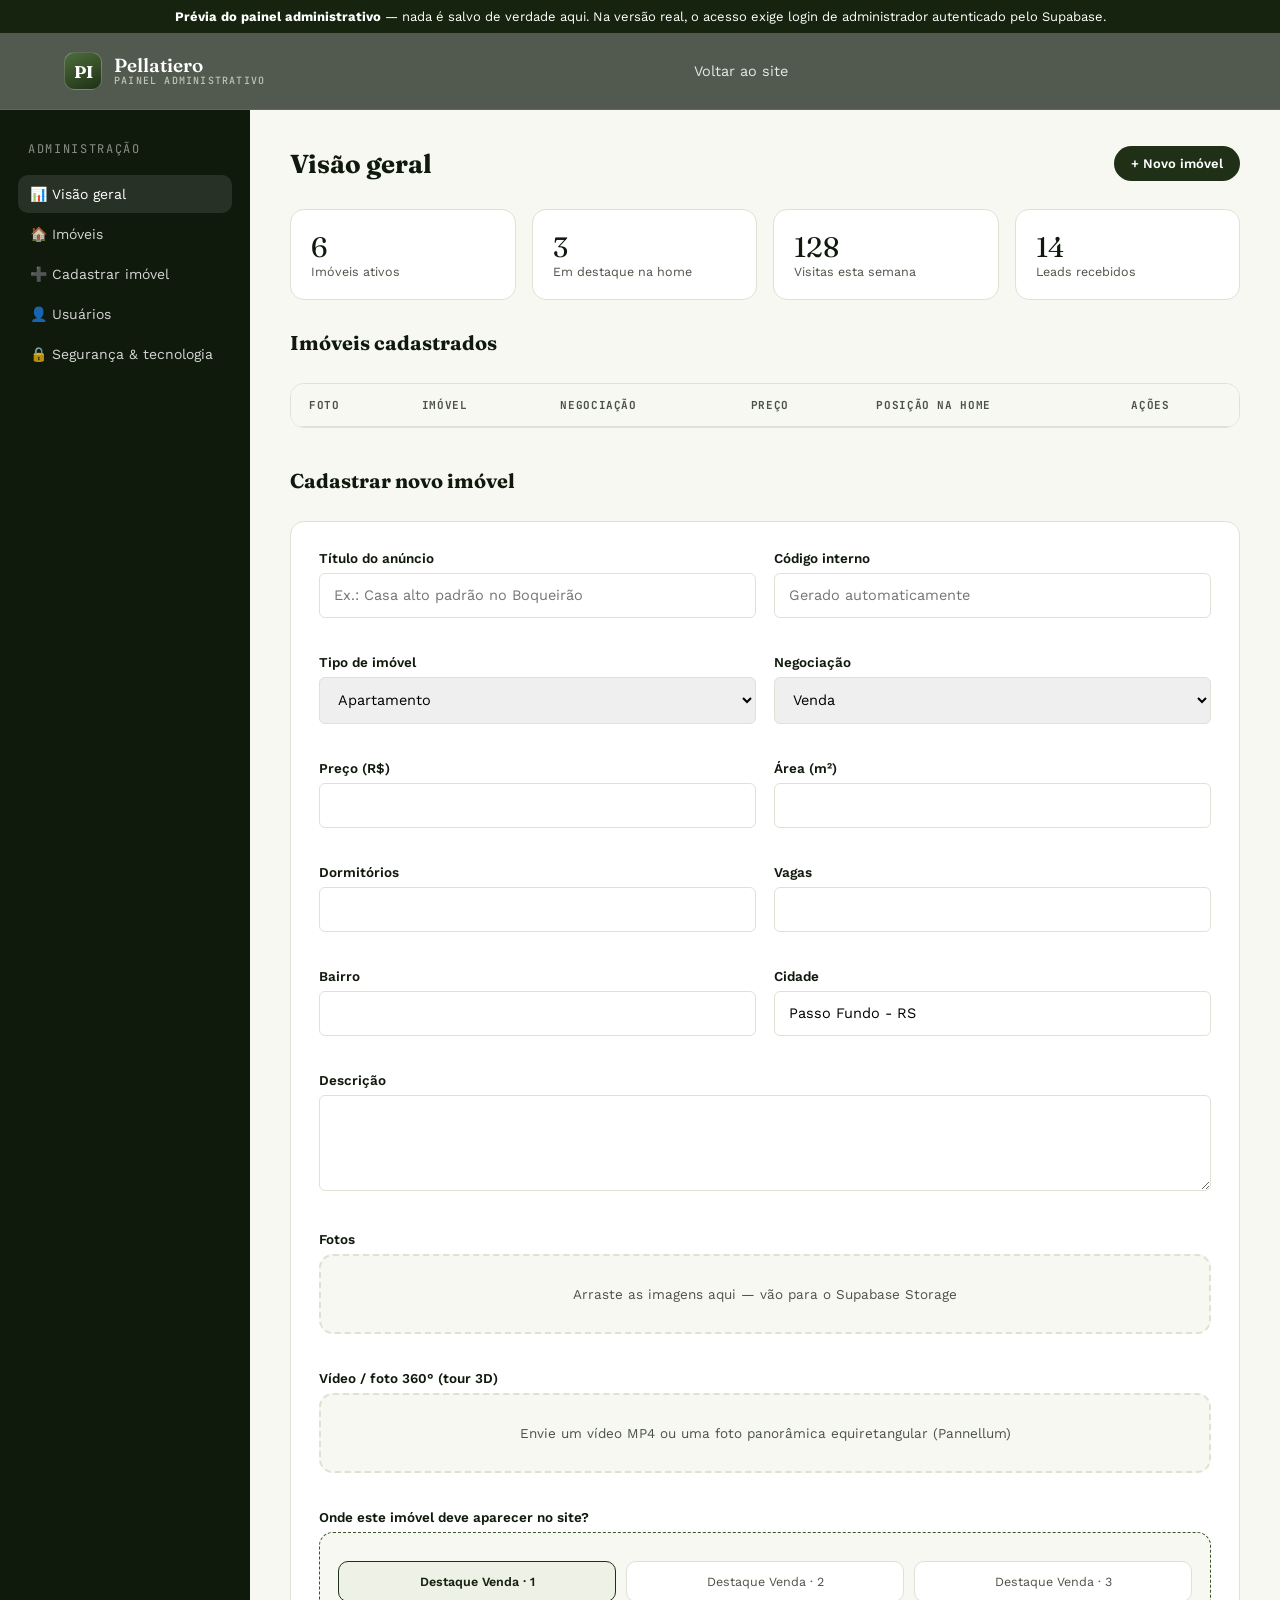
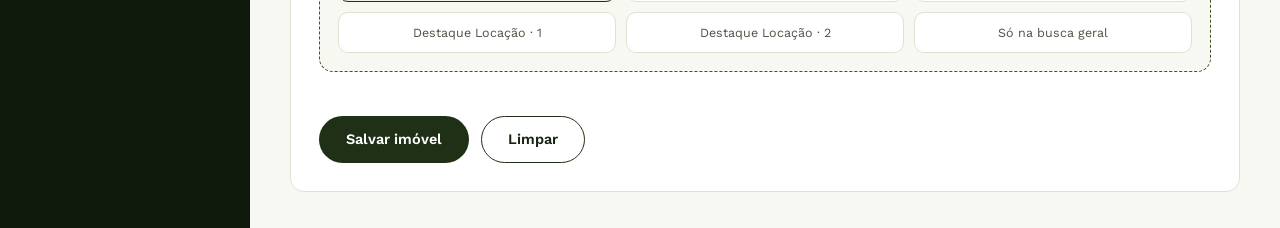
<file: admin.html>
<!doctype html>
<html lang="pt-BR">
<head>
<meta charset="UTF-8"><meta name="viewport" content="width=device-width, initial-scale=1.0">
<title>Painel administrativo · Pellatiero Imóveis</title>
<link rel="preconnect" href="https://fonts.googleapis.com">
<link href="https://fonts.googleapis.com/css2?family=Fraunces:opsz,wght@9..144,500;9..144,600;9..144,700&family=Work+Sans:wght@400;500;600;700&family=JetBrains+Mono:wght@400;500&display=swap" rel="stylesheet">
<link rel="stylesheet" href="css/reset.css"><link rel="stylesheet" href="css/tokens.css">
<link rel="stylesheet" href="css/main.css"><link rel="stylesheet" href="css/layout.css">
<link rel="stylesheet" href="css/components.css"><link rel="stylesheet" href="css/animations.css">
</head>
<body>
<div class="demo-banner"><strong>Prévia do painel administrativo</strong> — nada é salvo de verdade aqui. Na versão real, o acesso exige login de administrador autenticado pelo Supabase.</div>

<header class="site-header">
  <div class="container">
    <a href="index.html" class="brand"><span class="brand-mark">PI</span><span class="brand-name">Pellatiero<br><small>Painel administrativo</small></span></a>
    <nav class="main-nav"><a href="index.html">Voltar ao site</a></nav>
    <div class="header-actions"></div>
  </div>
</header>

<div class="admin-shell">
  <aside class="admin-side">
    <span class="eyebrow">Administração</span>
    <nav class="admin-nav">
      <a href="#" class="active">📊 Visão geral</a>
      <a href="#imoveis">🏠 Imóveis</a>
      <a href="#novo">➕ Cadastrar imóvel</a>
      <a href="#">👤 Usuários</a>
      <a href="tecnologias.html">🔒 Segurança &amp; tecnologia</a>
    </nav>
  </aside>
  <main class="admin-main">
    <div class="admin-header"><h1>Visão geral</h1><a href="#novo" class="btn btn-primary btn-sm">+ Novo imóvel</a></div>
    <div class="stat-row">
      <div class="stat-card"><div class="num">6</div><div class="lbl">Imóveis ativos</div></div>
      <div class="stat-card"><div class="num">3</div><div class="lbl">Em destaque na home</div></div>
      <div class="stat-card"><div class="num">128</div><div class="lbl">Visitas esta semana</div></div>
      <div class="stat-card"><div class="num">14</div><div class="lbl">Leads recebidos</div></div>
    </div>

    <div id="imoveis" style="margin-bottom:40px">
      <div class="admin-header"><h1 style="font-size:20px">Imóveis cadastrados</h1></div>
      <div class="admin-table-wrap">
        <table class="admin-table">
          <thead><tr><th>Foto</th><th>Imóvel</th><th>Negociação</th><th>Preço</th><th>Posição na home</th><th>Ações</th></tr></thead>
          <tbody id="admin-table-body"></tbody>
        </table>
      </div>
    </div>

    <div id="novo">
      <div class="admin-header"><h1 style="font-size:20px">Cadastrar novo imóvel</h1></div>
      <form class="form-card" onsubmit="event.preventDefault(); alert('Demonstração: na versão real este formulário grava o imóvel no Supabase e dispara o webhook do n8n.');">
        <div class="form-grid">
          <div class="form-group"><label>Título do anúncio</label><input required placeholder="Ex.: Casa alto padrão no Boqueirão"></div>
          <div class="form-group"><label>Código interno</label><input placeholder="Gerado automaticamente"></div>
          <div class="form-group"><label>Tipo de imóvel</label><select><option>Apartamento</option><option>Casa</option><option>Casa em condomínio</option><option>Comercial</option><option>Terreno</option></select></div>
          <div class="form-group"><label>Negociação</label><select><option>Venda</option><option>Locação</option></select></div>
          <div class="form-group"><label>Preço (R$)</label><input type="number" required></div>
          <div class="form-group"><label>Área (m²)</label><input type="number" required></div>
          <div class="form-group"><label>Dormitórios</label><input type="number" min="0"></div>
          <div class="form-group"><label>Vagas</label><input type="number" min="0"></div>
          <div class="form-group"><label>Bairro</label><input required></div>
          <div class="form-group"><label>Cidade</label><input value="Passo Fundo - RS"></div>
          <div class="form-group span-2"><label>Descrição</label><textarea rows="4"></textarea></div>
          <div class="form-group span-2"><label>Fotos</label><div class="upload-box">Arraste as imagens aqui — vão para o Supabase Storage</div></div>
          <div class="form-group span-2"><label>Vídeo / foto 360° (tour 3D)</label><div class="upload-box">Envie um vídeo MP4 ou uma foto panorâmica equiretangular (Pannellum)</div></div>
          <div class="form-group span-2">
            <label>Onde este imóvel deve aparecer no site?</label>
            <div class="placement-map">
              <div class="placement-grid">
                <div class="placement-slot is-selected">Destaque Venda · 1</div>
                <div class="placement-slot">Destaque Venda · 2</div>
                <div class="placement-slot">Destaque Venda · 3</div>
                <div class="placement-slot">Destaque Locação · 1</div>
                <div class="placement-slot">Destaque Locação · 2</div>
                <div class="placement-slot">Só na busca geral</div>
              </div>
            </div>
          </div>
        </div>
        <div style="display:flex;gap:12px;margin-top:26px">
          <button class="btn btn-primary" type="submit">Salvar imóvel</button>
          <button class="btn btn-outline" type="reset">Limpar</button>
        </div>
      </form>
    </div>
  </main>
</div>

<script src="js/data.js"></script>
<script src="js/main.js"></script>
</body>
</html>
</file>
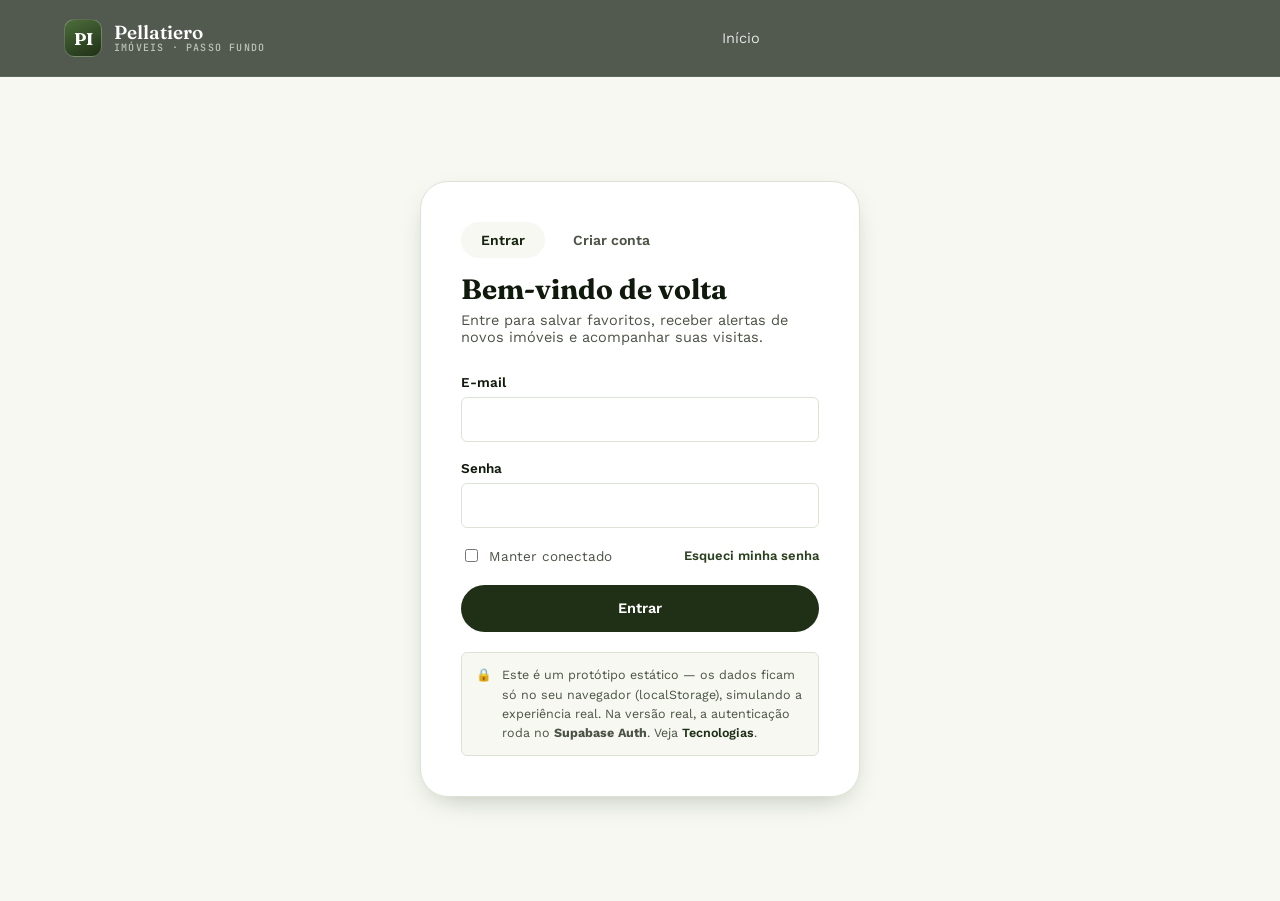
<file: login.html>
<!doctype html>
<html lang="pt-BR">
<head>
<meta charset="UTF-8"><meta name="viewport" content="width=device-width, initial-scale=1.0">
<title>Entrar ou criar conta · Pellatiero Imóveis</title>
<link rel="preconnect" href="https://fonts.googleapis.com">
<link href="https://fonts.googleapis.com/css2?family=Fraunces:opsz,wght@9..144,500;9..144,600;9..144,700&family=Work+Sans:wght@400;500;600;700&family=JetBrains+Mono:wght@400;500&display=swap" rel="stylesheet">
<link rel="stylesheet" href="css/reset.css"><link rel="stylesheet" href="css/tokens.css">
<link rel="stylesheet" href="css/main.css"><link rel="stylesheet" href="css/layout.css">
<link rel="stylesheet" href="css/components.css"><link rel="stylesheet" href="css/animations.css">
</head>
<body>
<header class="site-header">
  <div class="container">
    <a href="index.html" class="brand"><span class="brand-mark">PI</span><span class="brand-name">Pellatiero<br><small>Imóveis · Passo Fundo</small></span></a>
    <nav class="main-nav"><a href="index.html">Início</a></nav>
    <div class="header-actions"></div>
  </div>
</header>

<div class="auth-shell">
  <div class="auth-card">
    <div class="search-tabs" style="padding:0 0 14px;gap:8px">
      <button class="search-tab is-active" id="tab-entrar" style="border-radius:999px">Entrar</button>
      <button class="search-tab" id="tab-cadastro" style="border-radius:999px">Criar conta</button>
    </div>

    <div id="painel-entrar">
      <h1>Bem-vindo de volta</h1>
      <p class="lead">Entre para salvar favoritos, receber alertas de novos imóveis e acompanhar suas visitas.</p>
      <form id="form-login">
        <div class="form-group"><label for="email">E-mail</label><input id="email" name="email" type="email" required autocomplete="email"></div>
        <div class="form-group"><label for="senha">Senha</label><input id="senha" name="senha" type="password" required minlength="8" autocomplete="current-password"></div>
        <div style="display:flex;justify-content:space-between;align-items:center;margin-bottom:20px">
          <label class="form-check"><input type="checkbox"> Manter conectado</label>
          <a href="#" style="font-size:13px;color:var(--moss-700);font-weight:600">Esqueci minha senha</a>
        </div>
        <button class="btn btn-primary btn-block" type="submit">Entrar</button>
      </form>
    </div>

    <div id="painel-cadastro" style="display:none">
      <h1>Criar sua conta</h1>
      <p class="lead">Leva menos de um minuto. Você poderá favoritar imóveis, salvar buscas e receber alertas.</p>
      <form id="form-cadastro">
        <div class="form-group"><label for="nome">Nome completo</label><input id="nome" name="nome" required autocomplete="name"></div>
        <div class="form-group"><label for="email2">E-mail</label><input id="email2" name="email" type="email" required autocomplete="email"></div>
        <div class="form-group"><label for="tel">Telefone / WhatsApp</label><input id="tel" name="telefone" required autocomplete="tel"></div>
        <div class="form-group"><label for="senha2">Criar senha</label><input id="senha2" name="senha" type="password" required minlength="8" autocomplete="new-password">
          <p class="form-hint">Sua senha nunca é armazenada em texto simples.</p></div>
        <label class="form-check" style="margin-bottom:20px"><input type="checkbox" required> Aceito os Termos de uso e a Política de Privacidade</label>
        <button class="btn btn-primary btn-block" type="submit">Criar minha conta</button>
      </form>
    </div>

    <div class="security-note">
      🔒 <span>Este é um protótipo estático — os dados ficam só no seu navegador (localStorage), simulando a experiência real. Na versão real, a autenticação roda no <strong>Supabase Auth</strong>. Veja <a href="tecnologias.html" style="color:var(--moss-800);font-weight:600">Tecnologias</a>.</span>
    </div>
  </div>
</div>

<script>
  document.querySelector("#tab-entrar").addEventListener("click", () => {
    document.querySelector("#tab-entrar").classList.add("is-active");
    document.querySelector("#tab-cadastro").classList.remove("is-active");
    document.querySelector("#painel-entrar").style.display = "";
    document.querySelector("#painel-cadastro").style.display = "none";
  });
  document.querySelector("#tab-cadastro").addEventListener("click", () => {
    document.querySelector("#tab-cadastro").classList.add("is-active");
    document.querySelector("#tab-entrar").classList.remove("is-active");
    document.querySelector("#painel-cadastro").style.display = "";
    document.querySelector("#painel-entrar").style.display = "none";
  });
  if (window.location.hash === "#cadastro") document.querySelector("#tab-cadastro").click();
</script>
<script src="js/storage-safe.js"></script>
<script src="js/auth-mock.js"></script>
<script>document.addEventListener("DOMContentLoaded", initFormsMock);</script>
</body>
</html>
</file>
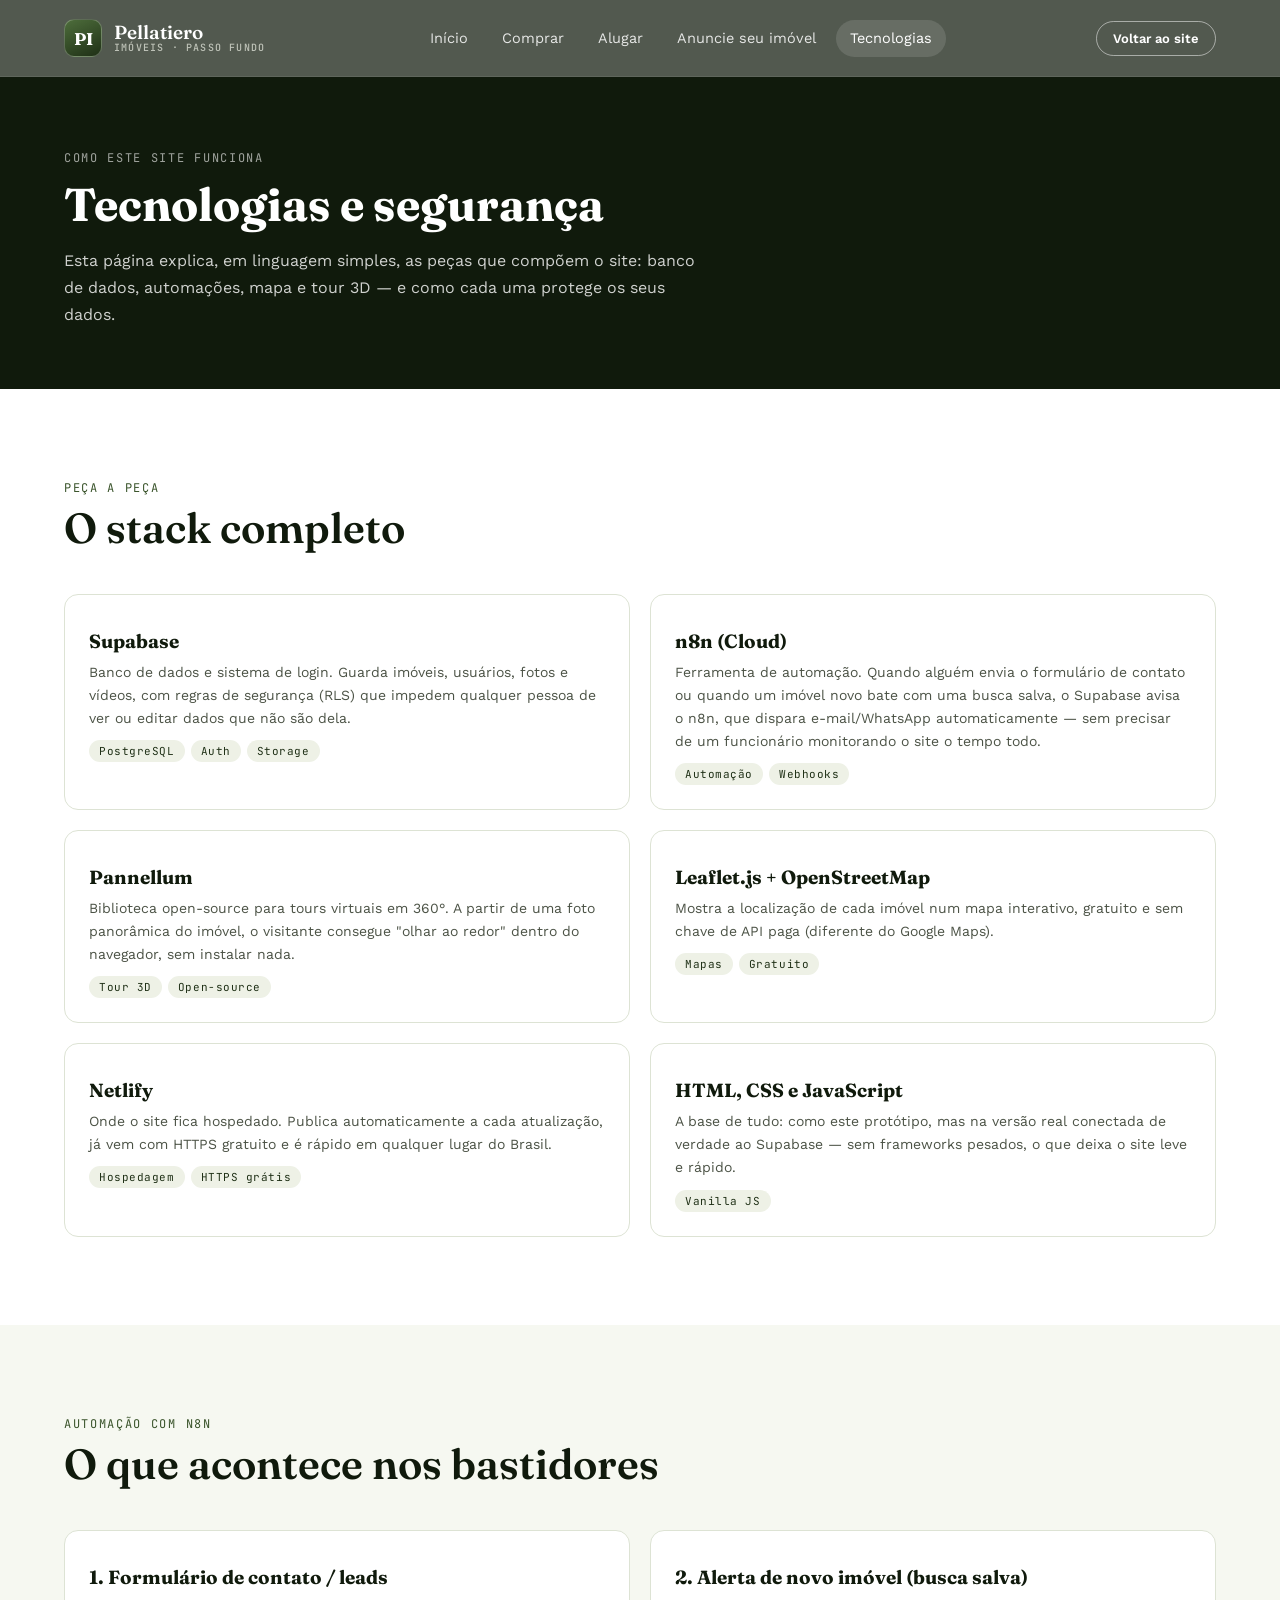
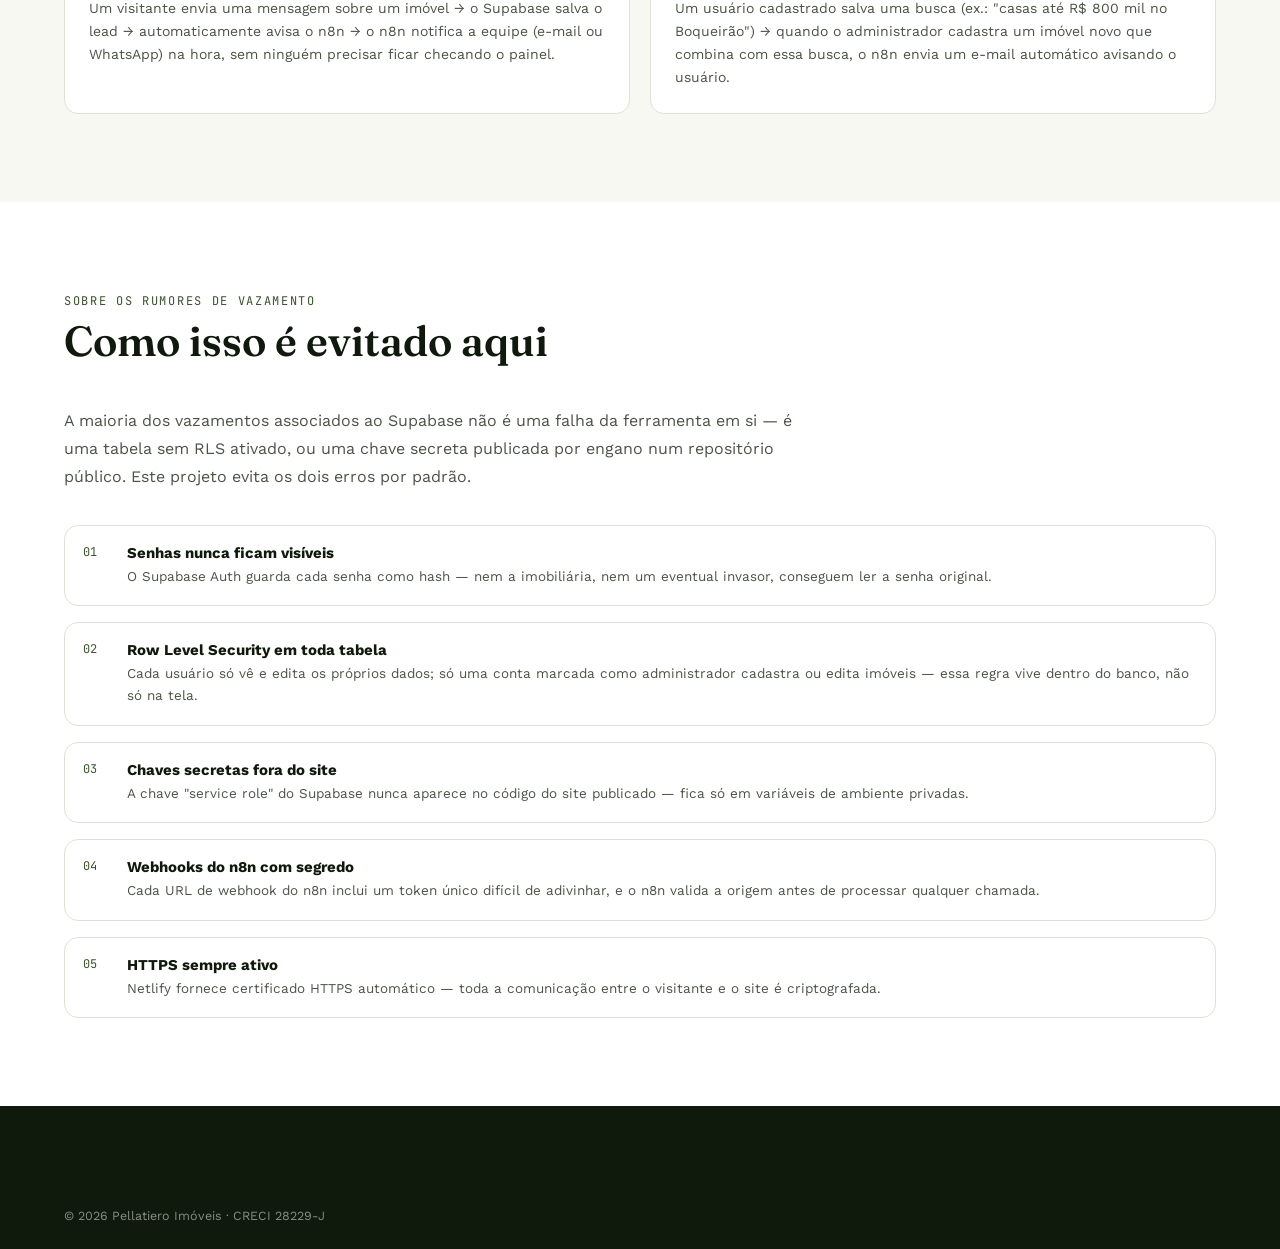
<file: tecnologias.html>
<!doctype html>
<html lang="pt-BR">
<head>
<meta charset="UTF-8"><meta name="viewport" content="width=device-width, initial-scale=1.0">
<title>Tecnologias · Pellatiero Imóveis</title>
<link rel="preconnect" href="https://fonts.googleapis.com">
<link href="https://fonts.googleapis.com/css2?family=Fraunces:opsz,wght@9..144,500;9..144,600;9..144,700&family=Work+Sans:wght@400;500;600;700&family=JetBrains+Mono:wght@400;500&display=swap" rel="stylesheet">
<link rel="stylesheet" href="css/reset.css"><link rel="stylesheet" href="css/tokens.css">
<link rel="stylesheet" href="css/main.css"><link rel="stylesheet" href="css/layout.css">
<link rel="stylesheet" href="css/components.css"><link rel="stylesheet" href="css/animations.css">
</head>
<body>
<header class="site-header">
  <div class="container">
    <a href="index.html" class="brand"><span class="brand-mark">PI</span><span class="brand-name">Pellatiero<br><small>Imóveis · Passo Fundo</small></span></a>
    <nav class="main-nav">
      <a href="index.html">Início</a><a href="imoveis.html?negociacao=venda">Comprar</a>
      <a href="imoveis.html?negociacao=locacao">Alugar</a><a href="admin.html">Anuncie seu imóvel</a><a href="tecnologias.html" class="active">Tecnologias</a>
    </nav>
    <div class="header-actions"><a href="index.html" class="btn btn-ghost btn-sm">Voltar ao site</a></div>
  </div>
</header>

<section class="tech-hero">
  <div class="container">
    <span class="eyebrow" style="color:rgba(255,255,255,.6)">Como este site funciona</span>
    <h1>Tecnologias e segurança</h1>
    <p>Esta página explica, em linguagem simples, as peças que compõem o site: banco de dados, automações, mapa e tour 3D — e como cada uma protege os seus dados.</p>
  </div>
</section>

<section class="section">
  <div class="container">
    <div class="section-head"><div><span class="eyebrow">Peça a peça</span><h2>O stack completo</h2></div></div>
    <div class="tech-grid">
      <div class="tech-card">
        <h3>Supabase</h3>
        <p>Banco de dados e sistema de login. Guarda imóveis, usuários, fotos e vídeos, com regras de segurança (RLS) que impedem qualquer pessoa de ver ou editar dados que não são dela.</p>
        <span class="tech-pill">PostgreSQL</span><span class="tech-pill">Auth</span><span class="tech-pill">Storage</span>
      </div>
      <div class="tech-card">
        <h3>n8n (Cloud)</h3>
        <p>Ferramenta de automação. Quando alguém envia o formulário de contato ou quando um imóvel novo bate com uma busca salva, o Supabase avisa o n8n, que dispara e-mail/WhatsApp automaticamente — sem precisar de um funcionário monitorando o site o tempo todo.</p>
        <span class="tech-pill">Automação</span><span class="tech-pill">Webhooks</span>
      </div>
      <div class="tech-card">
        <h3>Pannellum</h3>
        <p>Biblioteca open-source para tours virtuais em 360°. A partir de uma foto panorâmica do imóvel, o visitante consegue "olhar ao redor" dentro do navegador, sem instalar nada.</p>
        <span class="tech-pill">Tour 3D</span><span class="tech-pill">Open-source</span>
      </div>
      <div class="tech-card">
        <h3>Leaflet.js + OpenStreetMap</h3>
        <p>Mostra a localização de cada imóvel num mapa interativo, gratuito e sem chave de API paga (diferente do Google Maps).</p>
        <span class="tech-pill">Mapas</span><span class="tech-pill">Gratuito</span>
      </div>
      <div class="tech-card">
        <h3>Netlify</h3>
        <p>Onde o site fica hospedado. Publica automaticamente a cada atualização, já vem com HTTPS gratuito e é rápido em qualquer lugar do Brasil.</p>
        <span class="tech-pill">Hospedagem</span><span class="tech-pill">HTTPS grátis</span>
      </div>
      <div class="tech-card">
        <h3>HTML, CSS e JavaScript</h3>
        <p>A base de tudo: como este protótipo, mas na versão real conectada de verdade ao Supabase — sem frameworks pesados, o que deixa o site leve e rápido.</p>
        <span class="tech-pill">Vanilla JS</span>
      </div>
    </div>
  </div>
</section>

<section class="section section-alt">
  <div class="container">
    <div class="section-head"><div><span class="eyebrow">Automação com n8n</span><h2>O que acontece nos bastidores</h2></div></div>
    <div class="tech-grid">
      <div class="tech-card">
        <h3>1. Formulário de contato / leads</h3>
        <p>Um visitante envia uma mensagem sobre um imóvel → o Supabase salva o lead → automaticamente avisa o n8n → o n8n notifica a equipe (e-mail ou WhatsApp) na hora, sem ninguém precisar ficar checando o painel.</p>
      </div>
      <div class="tech-card">
        <h3>2. Alerta de novo imóvel (busca salva)</h3>
        <p>Um usuário cadastrado salva uma busca (ex.: "casas até R$ 800 mil no Boqueirão") → quando o administrador cadastra um imóvel novo que combina com essa busca, o n8n envia um e-mail automático avisando o usuário.</p>
      </div>
    </div>
  </div>
</section>

<section class="section">
  <div class="container">
    <div class="section-head"><div><span class="eyebrow">Sobre os rumores de vazamento</span><h2>Como isso é evitado aqui</h2></div></div>
    <p style="max-width:760px;color:var(--ink-soft);line-height:1.75;margin-bottom:34px">
      A maioria dos vazamentos associados ao Supabase não é uma falha da ferramenta em si — é uma tabela sem RLS ativado, ou uma chave secreta publicada por engano num repositório público. Este projeto evita os dois erros por padrão.
    </p>
    <div class="security-list">
      <div class="security-item"><span class="num">01</span><div><h4>Senhas nunca ficam visíveis</h4><p>O Supabase Auth guarda cada senha como hash — nem a imobiliária, nem um eventual invasor, conseguem ler a senha original.</p></div></div>
      <div class="security-item"><span class="num">02</span><div><h4>Row Level Security em toda tabela</h4><p>Cada usuário só vê e edita os próprios dados; só uma conta marcada como administrador cadastra ou edita imóveis — essa regra vive dentro do banco, não só na tela.</p></div></div>
      <div class="security-item"><span class="num">03</span><div><h4>Chaves secretas fora do site</h4><p>A chave "service role" do Supabase nunca aparece no código do site publicado — fica só em variáveis de ambiente privadas.</p></div></div>
      <div class="security-item"><span class="num">04</span><div><h4>Webhooks do n8n com segredo</h4><p>Cada URL de webhook do n8n inclui um token único difícil de adivinhar, e o n8n valida a origem antes de processar qualquer chamada.</p></div></div>
      <div class="security-item"><span class="num">05</span><div><h4>HTTPS sempre ativo</h4><p>Netlify fornece certificado HTTPS automático — toda a comunicação entre o visitante e o site é criptografada.</p></div></div>
    </div>
  </div>
</section>

<footer class="site-footer">
  <div class="container"><div class="footer-bottom" style="border-top:none;padding:26px 0">
    <span>© <span data-year></span> Pellatiero Imóveis · CRECI 28229-J</span>
  </div></div>
</footer>
<script>document.querySelectorAll("[data-year]").forEach(el => el.textContent = new Date().getFullYear());</script>
</body>
</html>
</file>
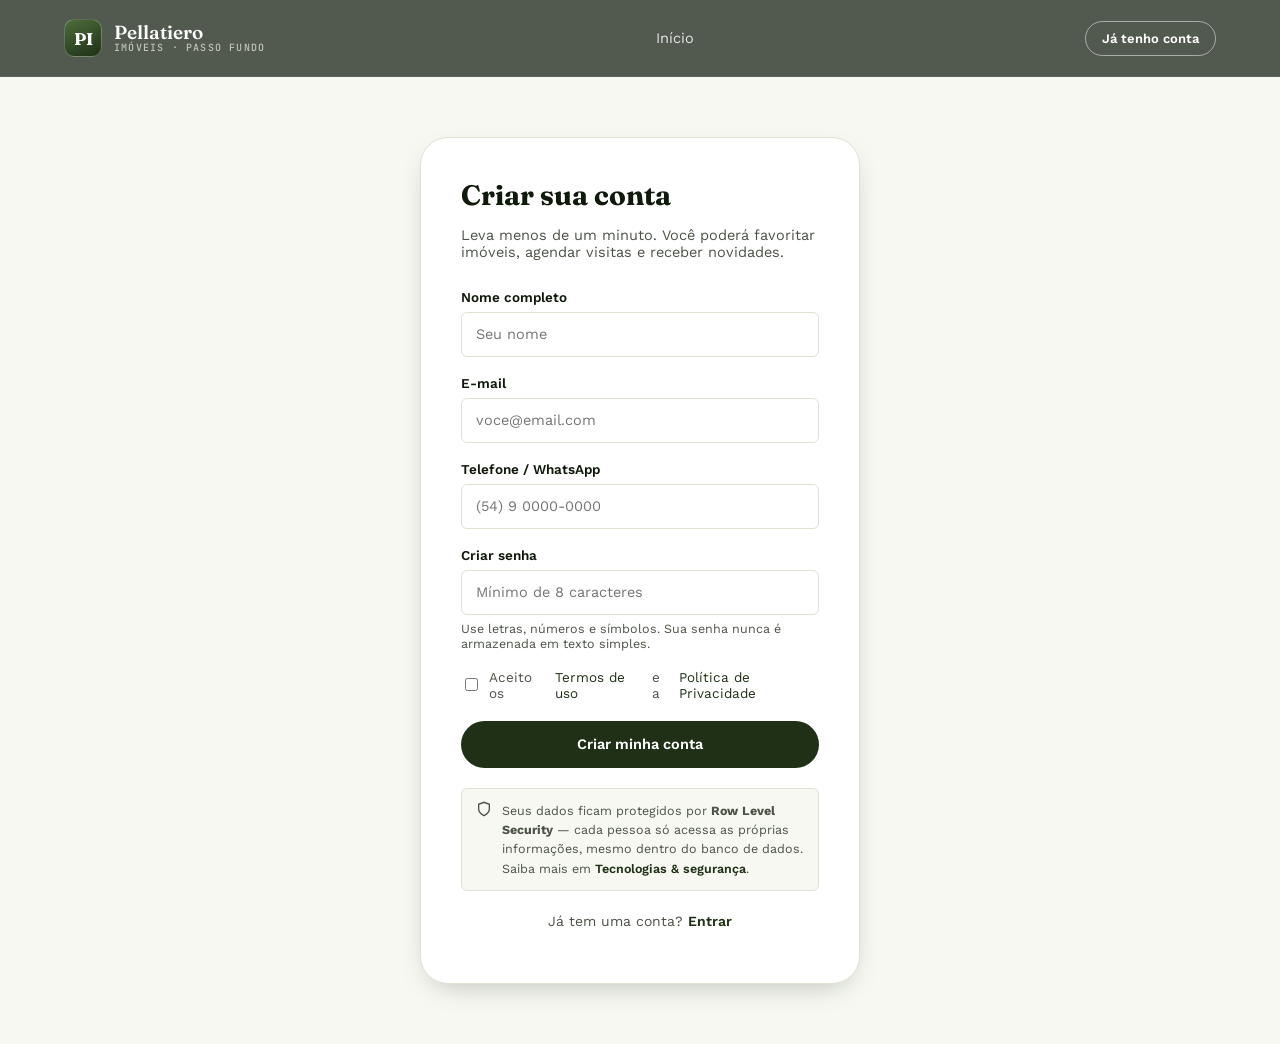
<file: pellatiero-demo/cadastro.html>
<!doctype html>
<html lang="pt-BR">
<head>
<meta charset="UTF-8">
<meta name="viewport" content="width=device-width, initial-scale=1.0">
<title>Criar conta · Pellatiero Imóveis</title>
<link rel="preconnect" href="https://fonts.googleapis.com">
<link href="https://fonts.googleapis.com/css2?family=Fraunces:opsz,wght@9..144,500;9..144,600;9..144,700&family=Work+Sans:wght@400;500;600;700&family=JetBrains+Mono:wght@400;500&display=swap" rel="stylesheet">
<link rel="stylesheet" href="css/style.css">
</head>
<body>

<header class="site-header">
  <div class="container">
    <a href="index.html" class="brand">
      <span class="brand-mark">PI</span>
      <span class="brand-name">Pellatiero<br><small>Imóveis · Passo Fundo</small></span>
    </a>
    <nav class="main-nav"><a href="index.html">Início</a></nav>
    <div class="header-actions"><a href="login.html" class="btn btn-ghost btn-sm">Já tenho conta</a></div>
  </div>
</header>

<div class="auth-shell">
  <div class="auth-card">
    <h1>Criar sua conta</h1>
    <p class="lead">Leva menos de um minuto. Você poderá favoritar imóveis, agendar visitas e receber novidades.</p>

    <form onsubmit="event.preventDefault(); alert('Demonstração: no site real, ao enviar este formulário o Supabase cria o usuário com a senha já protegida por hash e envia um e-mail de confirmação.');">
      <div class="form-group">
        <label for="nome">Nome completo</label>
        <input id="nome" type="text" required placeholder="Seu nome" autocomplete="name">
      </div>
      <div class="form-group">
        <label for="email2">E-mail</label>
        <input id="email2" type="email" required placeholder="voce@email.com" autocomplete="email">
      </div>
      <div class="form-group">
        <label for="tel">Telefone / WhatsApp</label>
        <input id="tel" type="tel" required placeholder="(54) 9 0000-0000" autocomplete="tel">
      </div>
      <div class="form-group">
        <label for="senha2">Criar senha</label>
        <input id="senha2" type="password" required minlength="8" placeholder="Mínimo de 8 caracteres" autocomplete="new-password">
        <p class="form-hint">Use letras, números e símbolos. Sua senha nunca é armazenada em texto simples.</p>
      </div>
      <label class="form-check" style="margin-bottom:20px">
        <input type="checkbox" required> Aceito os <a href="#" style="color:var(--moss-800)">Termos de uso</a> e a <a href="#" style="color:var(--moss-800)">Política de Privacidade</a>
      </label>
      <button class="btn btn-primary btn-block" type="submit">Criar minha conta</button>
    </form>

    <div class="security-note">
      <svg width="16" height="16" viewBox="0 0 24 24" fill="none" stroke="currentColor" stroke-width="2" style="flex:none"><path d="M12 22s8-4 8-10V5l-8-3-8 3v7c0 6 8 10 8 10Z"/></svg>
      <span>Seus dados ficam protegidos por <strong>Row Level Security</strong> — cada pessoa só acessa as próprias informações, mesmo dentro do banco de dados. Saiba mais em <a href="tecnologias.html" style="color:var(--moss-800);font-weight:600">Tecnologias &amp; segurança</a>.</span>
    </div>

    <p class="auth-switch">Já tem uma conta? <a href="login.html">Entrar</a></p>
  </div>
</div>

</body>
</html>
</file>
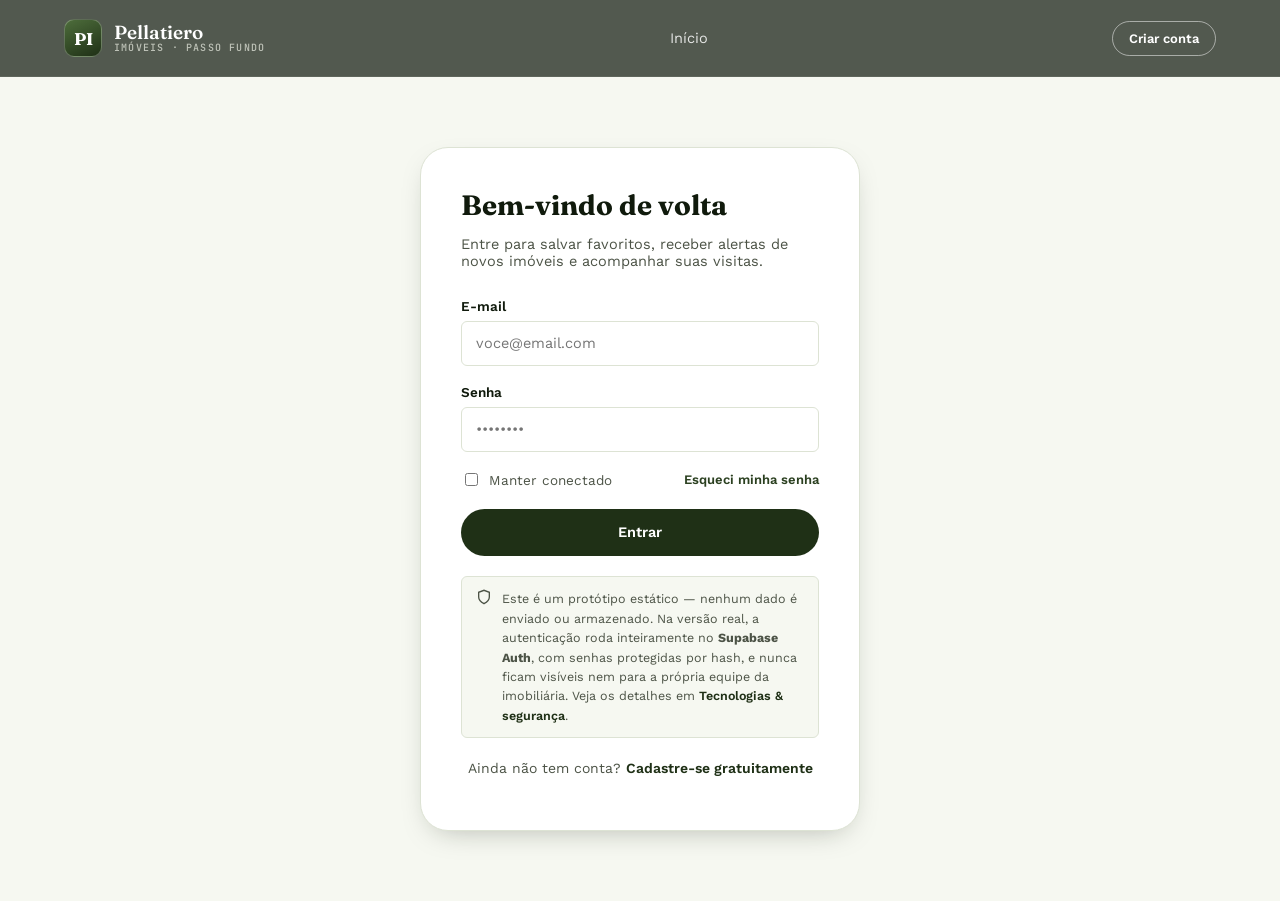
<file: pellatiero-demo/login.html>
<!doctype html>
<html lang="pt-BR">
<head>
<meta charset="UTF-8">
<meta name="viewport" content="width=device-width, initial-scale=1.0">
<title>Entrar · Pellatiero Imóveis</title>
<link rel="preconnect" href="https://fonts.googleapis.com">
<link href="https://fonts.googleapis.com/css2?family=Fraunces:opsz,wght@9..144,500;9..144,600;9..144,700&family=Work+Sans:wght@400;500;600;700&family=JetBrains+Mono:wght@400;500&display=swap" rel="stylesheet">
<link rel="stylesheet" href="css/style.css">
</head>
<body>

<header class="site-header">
  <div class="container">
    <a href="index.html" class="brand">
      <span class="brand-mark">PI</span>
      <span class="brand-name">Pellatiero<br><small>Imóveis · Passo Fundo</small></span>
    </a>
    <nav class="main-nav"><a href="index.html">Início</a></nav>
    <div class="header-actions"><a href="cadastro.html" class="btn btn-ghost btn-sm">Criar conta</a></div>
  </div>
</header>

<div class="auth-shell">
  <div class="auth-card">
    <h1>Bem-vindo de volta</h1>
    <p class="lead">Entre para salvar favoritos, receber alertas de novos imóveis e acompanhar suas visitas.</p>

    <form onsubmit="event.preventDefault(); alert('Demonstração: no site real este formulário autentica via Supabase Auth (senha com hash bcrypt, nunca em texto puro).');">
      <div class="form-group">
        <label for="email">E-mail</label>
        <input id="email" type="email" required placeholder="voce@email.com" autocomplete="email">
      </div>
      <div class="form-group">
        <label for="senha">Senha</label>
        <input id="senha" type="password" required placeholder="••••••••" autocomplete="current-password" minlength="8">
      </div>
      <div style="display:flex;justify-content:space-between;align-items:center;margin-bottom:20px">
        <label class="form-check"><input type="checkbox"> Manter conectado</label>
        <a href="#" style="font-size:13px;color:var(--moss-700);font-weight:600">Esqueci minha senha</a>
      </div>
      <button class="btn btn-primary btn-block" type="submit">Entrar</button>
    </form>

    <div class="security-note">
      <svg width="16" height="16" viewBox="0 0 24 24" fill="none" stroke="currentColor" stroke-width="2" style="flex:none"><path d="M12 22s8-4 8-10V5l-8-3-8 3v7c0 6 8 10 8 10Z"/></svg>
      <span>Este é um protótipo estático — nenhum dado é enviado ou armazenado. Na versão real, a autenticação roda inteiramente no <strong>Supabase Auth</strong>, com senhas protegidas por hash, e nunca ficam visíveis nem para a própria equipe da imobiliária. Veja os detalhes em <a href="tecnologias.html" style="color:var(--moss-800);font-weight:600">Tecnologias &amp; segurança</a>.</span>
    </div>

    <p class="auth-switch">Ainda não tem conta? <a href="cadastro.html">Cadastre-se gratuitamente</a></p>
  </div>
</div>

</body>
</html>
</file>
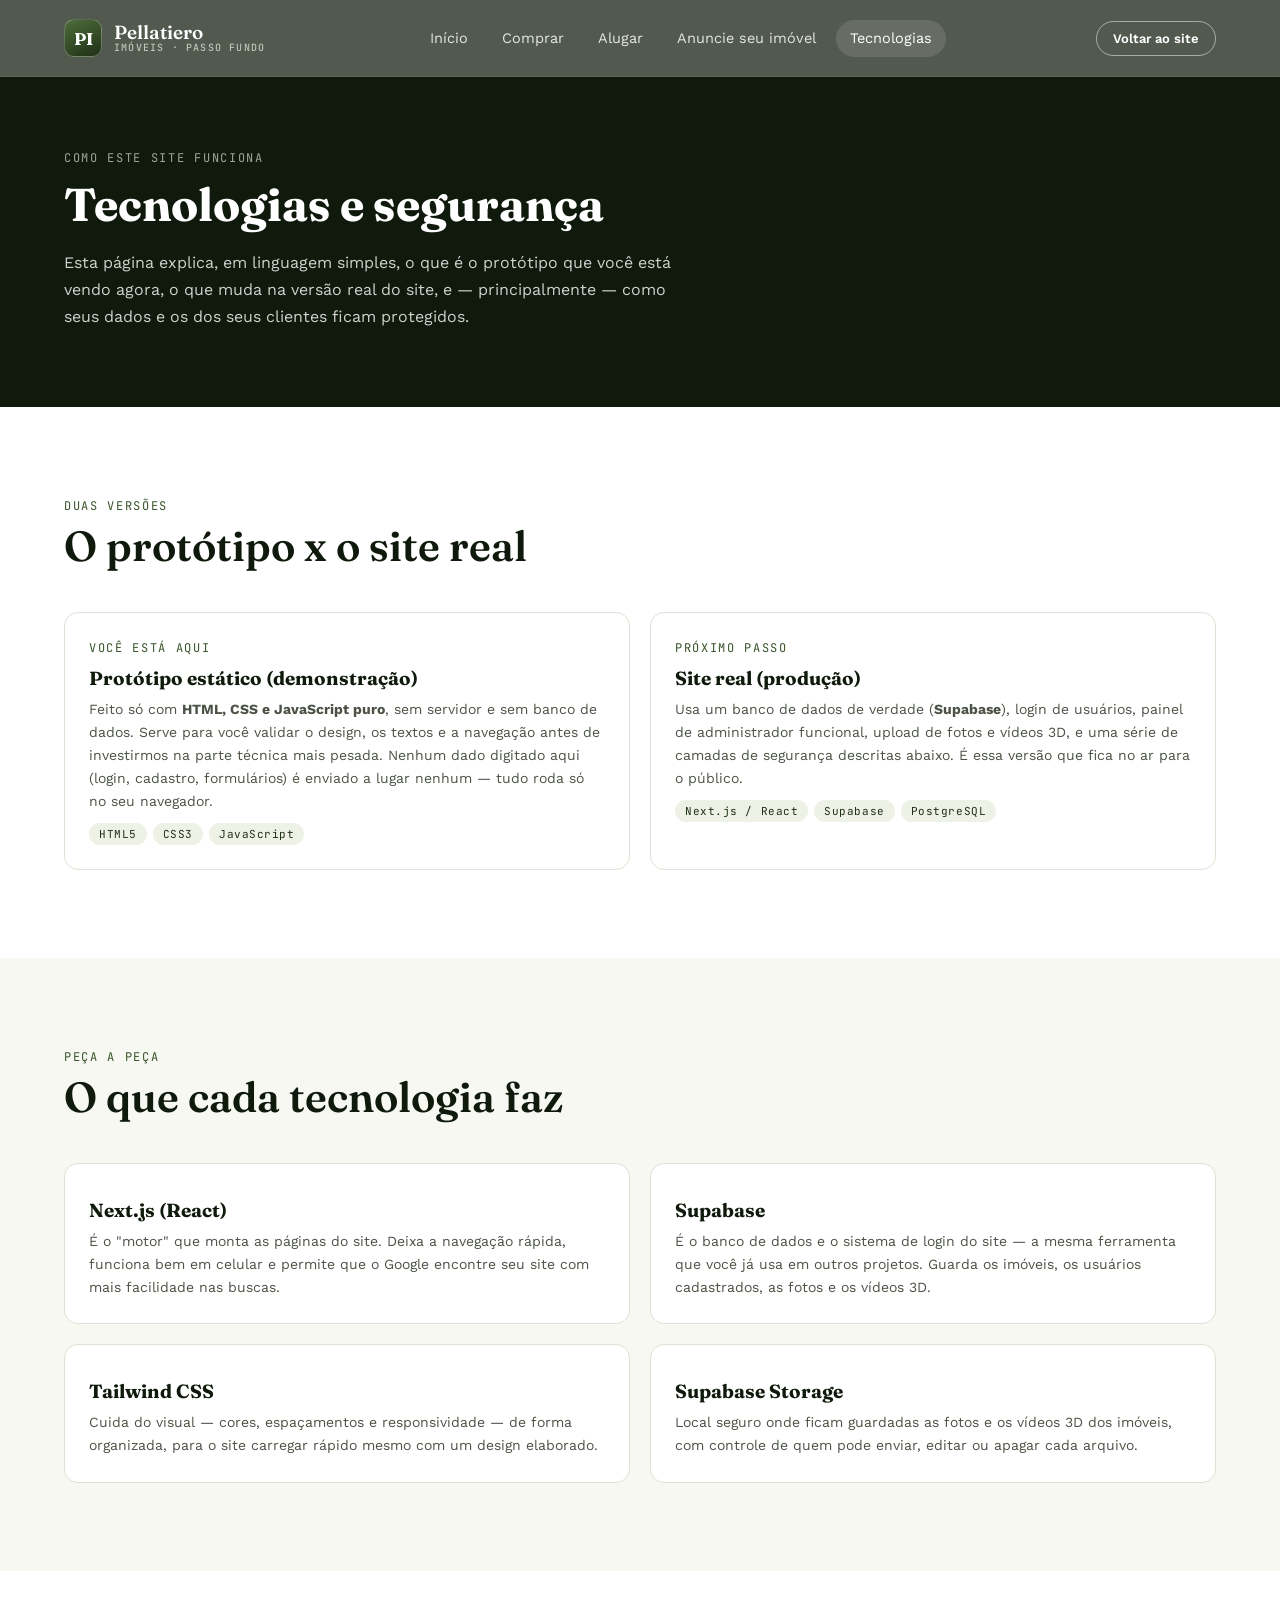
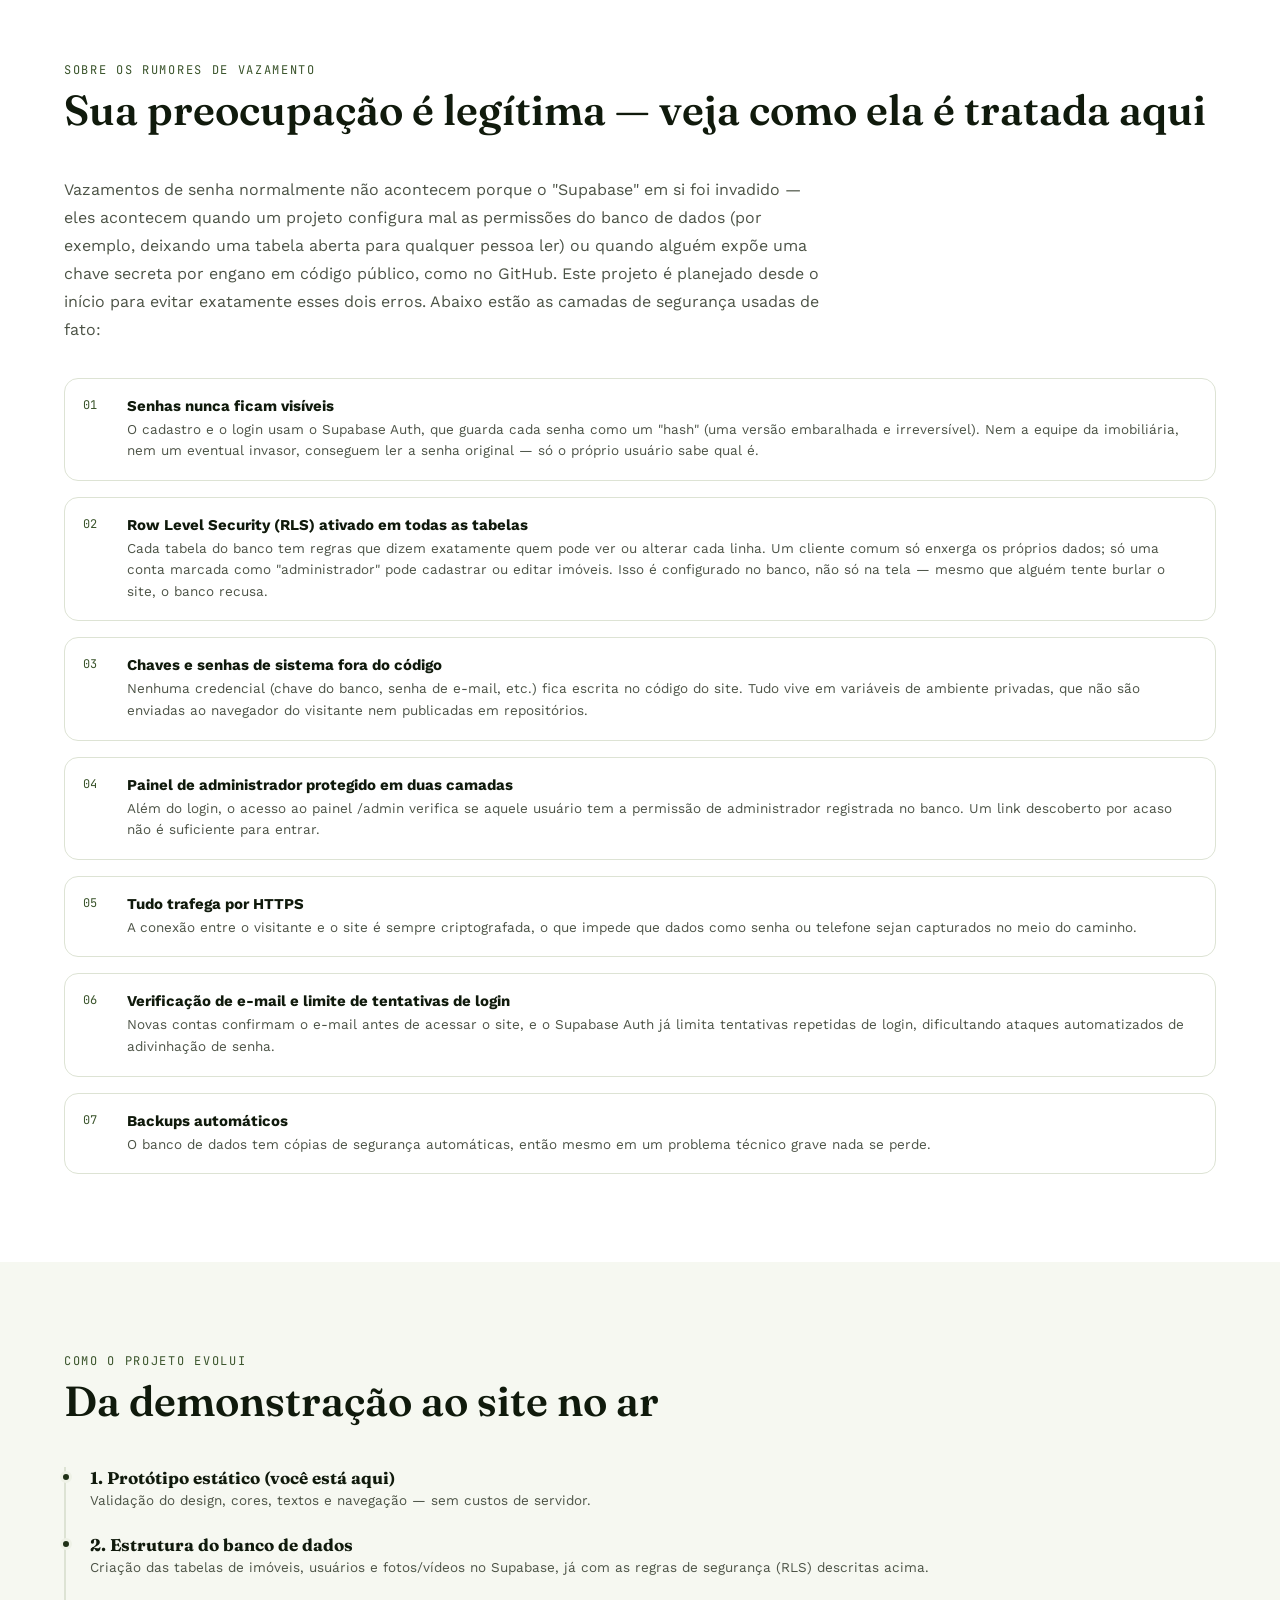
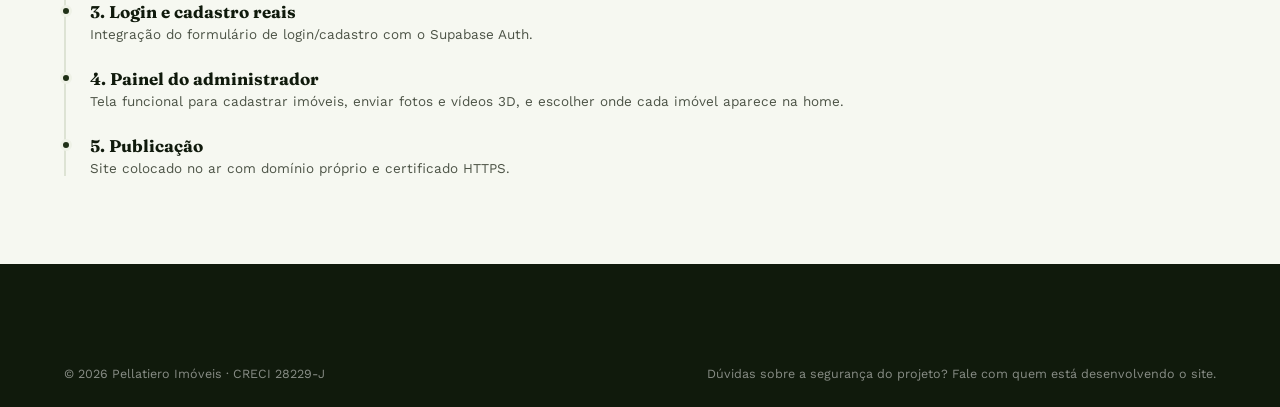
<file: pellatiero-demo/tecnologias.html>
<!doctype html>
<html lang="pt-BR">
<head>
<meta charset="UTF-8">
<meta name="viewport" content="width=device-width, initial-scale=1.0">
<title>Tecnologias &amp; segurança · Pellatiero Imóveis</title>
<link rel="preconnect" href="https://fonts.googleapis.com">
<link href="https://fonts.googleapis.com/css2?family=Fraunces:opsz,wght@9..144,500;9..144,600;9..144,700&family=Work+Sans:wght@400;500;600;700&family=JetBrains+Mono:wght@400;500&display=swap" rel="stylesheet">
<link rel="stylesheet" href="css/style.css">
</head>
<body>

<header class="site-header">
  <div class="container">
    <a href="index.html" class="brand">
      <span class="brand-mark">PI</span>
      <span class="brand-name">Pellatiero<br><small>Imóveis · Passo Fundo</small></span>
    </a>
    <nav class="main-nav">
      <a href="index.html">Início</a>
      <a href="imoveis.html?negociacao=venda">Comprar</a>
      <a href="imoveis.html?negociacao=locacao">Alugar</a>
      <a href="admin.html">Anuncie seu imóvel</a>
      <a href="tecnologias.html" class="active">Tecnologias</a>
    </nav>
    <div class="header-actions"><a href="index.html" class="btn btn-ghost btn-sm">Voltar ao site</a></div>
  </div>
</header>

<section class="tech-hero">
  <div class="container">
    <span class="eyebrow" style="color:rgba(255,255,255,.6)">Como este site funciona</span>
    <h1>Tecnologias e segurança</h1>
    <p>Esta página explica, em linguagem simples, o que é o protótipo que você está vendo agora, o que muda na versão real do site, e — principalmente — como seus dados e os dos seus clientes ficam protegidos.</p>
  </div>
</section>

<section class="section">
  <div class="container">
    <div class="section-head"><div><span class="eyebrow">Duas versões</span><h2>O protótipo x o site real</h2></div></div>
    <div class="tech-grid">
      <div class="tech-card">
        <span class="eyebrow">Você está aqui</span>
        <h3>Protótipo estático (demonstração)</h3>
        <p>Feito só com <strong>HTML, CSS e JavaScript puro</strong>, sem servidor e sem banco de dados. Serve para você validar o design, os textos e a navegação antes de investirmos na parte técnica mais pesada. Nenhum dado digitado aqui (login, cadastro, formulários) é enviado a lugar nenhum — tudo roda só no seu navegador.</p>
        <div>
          <span class="tech-pill">HTML5</span><span class="tech-pill">CSS3</span><span class="tech-pill">JavaScript</span>
        </div>
      </div>
      <div class="tech-card">
        <span class="eyebrow">Próximo passo</span>
        <h3>Site real (produção)</h3>
        <p>Usa um banco de dados de verdade (<strong>Supabase</strong>), login de usuários, painel de administrador funcional, upload de fotos e vídeos 3D, e uma série de camadas de segurança descritas abaixo. É essa versão que fica no ar para o público.</p>
        <div>
          <span class="tech-pill">Next.js / React</span><span class="tech-pill">Supabase</span><span class="tech-pill">PostgreSQL</span>
        </div>
      </div>
    </div>
  </div>
</section>

<section class="section section-alt">
  <div class="container">
    <div class="section-head"><div><span class="eyebrow">Peça a peça</span><h2>O que cada tecnologia faz</h2></div></div>
    <div class="tech-grid">
      <div class="tech-card">
        <h3>Next.js (React)</h3>
        <p>É o "motor" que monta as páginas do site. Deixa a navegação rápida, funciona bem em celular e permite que o Google encontre seu site com mais facilidade nas buscas.</p>
      </div>
      <div class="tech-card">
        <h3>Supabase</h3>
        <p>É o banco de dados e o sistema de login do site — a mesma ferramenta que você já usa em outros projetos. Guarda os imóveis, os usuários cadastrados, as fotos e os vídeos 3D.</p>
      </div>
      <div class="tech-card">
        <h3>Tailwind CSS</h3>
        <p>Cuida do visual — cores, espaçamentos e responsividade — de forma organizada, para o site carregar rápido mesmo com um design elaborado.</p>
      </div>
      <div class="tech-card">
        <h3>Supabase Storage</h3>
        <p>Local seguro onde ficam guardadas as fotos e os vídeos 3D dos imóveis, com controle de quem pode enviar, editar ou apagar cada arquivo.</p>
      </div>
    </div>
  </div>
</section>

<section class="section">
  <div class="container">
    <div class="section-head"><div><span class="eyebrow">Sobre os rumores de vazamento</span><h2>Sua preocupação é legítima — veja como ela é tratada aqui</h2></div></div>
    <p style="max-width:760px;color:var(--ink-soft);line-height:1.75;margin-bottom:34px">
      Vazamentos de senha normalmente não acontecem porque o "Supabase" em si foi invadido — eles acontecem quando um projeto configura mal as permissões do banco de dados (por exemplo, deixando uma tabela aberta para qualquer pessoa ler) ou quando alguém expõe uma chave secreta por engano em código público, como no GitHub. Este projeto é planejado desde o início para evitar exatamente esses dois erros. Abaixo estão as camadas de segurança usadas de fato:
    </p>
    <div class="security-list">
      <div class="security-item">
        <span class="num">01</span>
        <div><h4>Senhas nunca ficam visíveis</h4><p>O cadastro e o login usam o Supabase Auth, que guarda cada senha como um "hash" (uma versão embaralhada e irreversível). Nem a equipe da imobiliária, nem um eventual invasor, conseguem ler a senha original — só o próprio usuário sabe qual é.</p></div>
      </div>
      <div class="security-item">
        <span class="num">02</span>
        <div><h4>Row Level Security (RLS) ativado em todas as tabelas</h4><p>Cada tabela do banco tem regras que dizem exatamente quem pode ver ou alterar cada linha. Um cliente comum só enxerga os próprios dados; só uma conta marcada como "administrador" pode cadastrar ou editar imóveis. Isso é configurado no banco, não só na tela — mesmo que alguém tente burlar o site, o banco recusa.</p></div>
      </div>
      <div class="security-item">
        <span class="num">03</span>
        <div><h4>Chaves e senhas de sistema fora do código</h4><p>Nenhuma credencial (chave do banco, senha de e-mail, etc.) fica escrita no código do site. Tudo vive em variáveis de ambiente privadas, que não são enviadas ao navegador do visitante nem publicadas em repositórios.</p></div>
      </div>
      <div class="security-item">
        <span class="num">04</span>
        <div><h4>Painel de administrador protegido em duas camadas</h4><p>Além do login, o acesso ao painel /admin verifica se aquele usuário tem a permissão de administrador registrada no banco. Um link descoberto por acaso não é suficiente para entrar.</p></div>
      </div>
      <div class="security-item">
        <span class="num">05</span>
        <div><h4>Tudo trafega por HTTPS</h4><p>A conexão entre o visitante e o site é sempre criptografada, o que impede que dados como senha ou telefone sejan capturados no meio do caminho.</p></div>
      </div>
      <div class="security-item">
        <span class="num">06</span>
        <div><h4>Verificação de e-mail e limite de tentativas de login</h4><p>Novas contas confirmam o e-mail antes de acessar o site, e o Supabase Auth já limita tentativas repetidas de login, dificultando ataques automatizados de adivinhação de senha.</p></div>
      </div>
      <div class="security-item">
        <span class="num">07</span>
        <div><h4>Backups automáticos</h4><p>O banco de dados tem cópias de segurança automáticas, então mesmo em um problema técnico grave nada se perde.</p></div>
      </div>
    </div>
  </div>
</section>

<section class="section section-alt">
  <div class="container">
    <div class="section-head"><div><span class="eyebrow">Como o projeto evolui</span><h2>Da demonstração ao site no ar</h2></div></div>
    <div class="timeline">
      <div class="timeline-item"><h4>1. Protótipo estático (você está aqui)</h4><p>Validação do design, cores, textos e navegação — sem custos de servidor.</p></div>
      <div class="timeline-item"><h4>2. Estrutura do banco de dados</h4><p>Criação das tabelas de imóveis, usuários e fotos/vídeos no Supabase, já com as regras de segurança (RLS) descritas acima.</p></div>
      <div class="timeline-item"><h4>3. Login e cadastro reais</h4><p>Integração do formulário de login/cadastro com o Supabase Auth.</p></div>
      <div class="timeline-item"><h4>4. Painel do administrador</h4><p>Tela funcional para cadastrar imóveis, enviar fotos e vídeos 3D, e escolher onde cada imóvel aparece na home.</p></div>
      <div class="timeline-item"><h4>5. Publicação</h4><p>Site colocado no ar com domínio próprio e certificado HTTPS.</p></div>
    </div>
  </div>
</section>

<footer class="site-footer">
  <div class="container">
    <div class="footer-bottom" style="border-top:none;padding:26px 0">
      <span>© <span data-year></span> Pellatiero Imóveis · CRECI 28229-J</span>
      <span>Dúvidas sobre a segurança do projeto? Fale com quem está desenvolvendo o site.</span>
    </div>
  </div>
</footer>

<script>document.querySelectorAll("[data-year]").forEach(el => el.textContent = new Date().getFullYear());</script>
</body>
</html>
</file>
<file: css/tokens.css>
/* =========================================================
   PELLATIERO IMÓVEIS — tokens.css
   Design tokens: cor, tipografia, raio, sombra
   Paleta: verde musgo escuro + branco
   ========================================================= */
:root{
  /* --- Cor --- */
  --moss-950:#101a0c;
  --moss-900:#16230f;
  --moss-800:#1f3016;
  --moss-700:#2b4020;
  --moss-600:#3a542b;
  --moss-500:#4d6d3b;
  --moss-100:#eef1e6;
  --moss-50:#f6f8f1;
  --white:#ffffff;
  --ink:#161a13;
  --ink-soft:#4c5346;
  --line:#dde3d4;
  --danger:#8c3a2b;

  /* --- Tipografia --- */
  --font-display:"Fraunces", "Iowan Old Style", serif;
  --font-body:"Work Sans", "Segoe UI", sans-serif;
  --font-mono:"JetBrains Mono", ui-monospace, Menlo, monospace;

  /* --- Escala --- */
  --radius-s:6px;
  --radius-m:14px;
  --radius-l:28px;
  --shadow-card:0 10px 30px -14px rgba(16,26,12,.35);
  --shadow-pop:0 24px 60px -20px rgba(16,26,12,.5);
  --container:1200px;
}
</file>
<file: css/main.css>
/* =========================================================
   PELLATIERO IMÓVEIS — main.css
   Tipografia base, containers, botões, textos utilitários
   ========================================================= */
body{
  font-family:var(--font-body);
  color:var(--ink);
  background:var(--white);
}
.container{max-width:var(--container);margin:0 auto;padding:0 24px;}
.eyebrow{
  font-family:var(--font-mono);
  font-size:12px;
  letter-spacing:.14em;
  text-transform:uppercase;
  color:var(--moss-600);
}
.section{padding:88px 0;}
.section-head{
  display:flex;justify-content:space-between;align-items:flex-end;gap:24px;
  margin-bottom:40px;flex-wrap:wrap;
}
.section-head h2{
  font-family:var(--font-display);font-size:clamp(28px,3.4vw,42px);font-weight:600;
  margin:6px 0 0;color:var(--moss-950);
}
.section-alt{background:var(--moss-50);}

.btn{
  display:inline-flex;align-items:center;justify-content:center;gap:8px;
  padding:14px 26px;border-radius:999px;font-size:14.5px;font-weight:600;
  border:1px solid transparent;transition:transform .18s ease, background .18s ease, color .18s ease, border-color .18s ease;
}
.btn:active{transform:scale(.97);}
.btn-primary{background:var(--moss-800);color:var(--white);}
.btn-primary:hover{background:var(--moss-950);}
.btn-outline{background:transparent;color:var(--moss-900);border-color:var(--moss-800);}
.btn-outline:hover{background:var(--moss-800);color:var(--white);}
.btn-ghost{background:transparent;color:var(--white);border-color:rgba(255,255,255,.5);}
.btn-ghost:hover{background:rgba(255,255,255,.14);}
.btn-block{width:100%;}
.btn-sm{padding:9px 16px;font-size:13px;}

.demo-banner{
  background:var(--moss-900);color:var(--white);text-align:center;font-size:13px;padding:9px 18px;
}
.demo-banner strong{color:#fff;}
.demo-banner a{text-decoration:underline;}
</file>
<file: css/layout.css>
/* =========================================================
   PELLATIERO IMÓVEIS — layout.css
   Estrutura das grandes regiões: header, hero, busca, footer,
   admin-shell + toda a responsividade (media queries)
   ========================================================= */

/* Header */
.site-header{
  position:sticky;top:0;z-index:60;background:rgba(16,26,12,.72);
  backdrop-filter:blur(14px) saturate(140%);-webkit-backdrop-filter:blur(14px) saturate(140%);
  border-bottom:1px solid rgba(255,255,255,.08);
}
.site-header .container{display:flex;align-items:center;justify-content:space-between;height:76px;}
.brand{display:flex;align-items:center;gap:12px;color:var(--white);}
.brand-mark{
  width:38px;height:38px;border-radius:10px;
  background:linear-gradient(155deg,var(--moss-500),var(--moss-800));
  display:flex;align-items:center;justify-content:center;
  font-family:var(--font-display);font-weight:700;color:var(--white);font-size:17px;
  border:1px solid rgba(255,255,255,.25);
}
.brand-name{font-family:var(--font-display);font-size:19px;line-height:1.05;font-weight:600;}
.brand-name small{
  display:block;font-family:var(--font-mono);font-size:10px;letter-spacing:.12em;
  color:var(--moss-100);opacity:.7;text-transform:uppercase;font-weight:500;
}
.main-nav{display:flex;align-items:center;gap:6px;}
.main-nav a{color:rgba(255,255,255,.86);font-size:14.5px;padding:10px 14px;border-radius:999px;}
.header-actions{display:flex;align-items:center;gap:10px;}
.icon-link{
  width:40px;height:40px;border-radius:999px;display:flex;align-items:center;justify-content:center;
  color:var(--white);border:1px solid rgba(255,255,255,.3);
}
.nav-toggle{
  display:none;width:42px;height:42px;border-radius:10px;border:1px solid rgba(255,255,255,.3);
  background:transparent;color:var(--white);align-items:center;justify-content:center;
}

/* Hero */
.hero{
  position:relative;min-height:640px;display:flex;align-items:center;
  background:
    linear-gradient(180deg, rgba(16,26,12,.55) 0%, rgba(16,26,12,.82) 78%, var(--moss-950) 100%),
    url("https://images.unsplash.com/photo-1580587771525-78b9dba3b914?auto=format&fit=crop&w=1800&q=80") center/cover no-repeat;
  color:var(--white);overflow:hidden;padding:110px 0 190px;
}
.hero-blueprint{
  position:absolute;inset:0;opacity:.16;pointer-events:none;
  background-image:url('data:image/svg+xml;utf8,<svg xmlns="http://www.w3.org/2000/svg" width="600" height="600"><g fill="none" stroke="white" stroke-width="1"><rect x="40" y="40" width="520" height="360"/><line x1="40" y1="220" x2="560" y2="220"/><line x1="260" y1="40" x2="260" y2="220"/><line x1="400" y1="220" x2="400" y2="400"/><rect x="90" y="80" width="120" height="90"/><circle cx="480" cy="130" r="46"/></g></svg>');
  background-repeat:no-repeat;background-position:right -60px top -40px;background-size:640px;
}
.hero-content{position:relative;z-index:2;max-width:640px;}
.hero-content .eyebrow{color:var(--moss-100);opacity:.85;}
.hero-content h1{
  font-family:var(--font-display);font-size:clamp(36px,5.4vw,58px);line-height:1.05;
  font-weight:600;margin:14px 0 18px;letter-spacing:-.01em;
}
.hero-content p{font-size:17px;line-height:1.6;color:rgba(255,255,255,.86);max-width:520px;}

/* Módulo de busca */
.search-card{
  position:relative;z-index:3;margin:-140px auto 0;max-width:var(--container);
  background:var(--white);border-radius:var(--radius-l);box-shadow:var(--shadow-pop);padding:10px;
}
.search-tabs{display:flex;gap:6px;padding:14px 18px 0;}
.search-tab{padding:10px 20px;border-radius:999px 999px 0 0;font-size:14px;font-weight:600;color:var(--ink-soft);}
.search-tab.is-active{background:var(--moss-50);color:var(--moss-900);}
.search-body{background:var(--moss-50);border-radius:0 var(--radius-m) var(--radius-m) var(--radius-m);padding:22px;}
.search-row{display:grid;grid-template-columns:2fr 1fr auto;gap:14px;}
.field label{
  display:block;font-family:var(--font-mono);font-size:11px;letter-spacing:.08em;
  text-transform:uppercase;color:var(--moss-600);margin-bottom:6px;
}
.field input,.field select{
  width:100%;padding:13px 14px;border-radius:var(--radius-s);border:1px solid var(--line);
  background:var(--white);font-size:14.5px;color:var(--ink);
}
.search-actions{display:flex;align-items:flex-end;}
.filters-toggle{margin-top:14px;color:var(--moss-700);font-size:13.5px;font-weight:600;display:inline-flex;gap:6px;align-items:center;padding:4px 0;}
.filters-panel{
  display:none;grid-template-columns:repeat(4,1fr);gap:14px;margin-top:16px;
  padding-top:16px;border-top:1px dashed var(--line);
}
.filters-panel.is-open{display:grid;}
.code-search{padding:22px;background:var(--moss-50);border-radius:0 var(--radius-m) var(--radius-m) var(--radius-m);}

.card-grid{display:grid;grid-template-columns:repeat(3,1fr);gap:26px;}
.cat-grid{display:grid;grid-template-columns:repeat(4,1fr);gap:18px;}

/* Mapa (Leaflet) */
.map-wrap{border-radius:var(--radius-m);overflow:hidden;border:1px solid var(--line);}
#mapa-imovel{height:320px;width:100%;}
#mapa-listagem{height:420px;width:100%;border-radius:var(--radius-m);}

/* Footer */
.site-footer{background:var(--moss-950);color:rgba(255,255,255,.78);padding:76px 0 0;}
.footer-grid{
  display:grid;grid-template-columns:1.4fr 1fr 1fr 1.2fr;gap:40px;padding-bottom:56px;
  border-bottom:1px solid rgba(255,255,255,.12);
}
.footer-grid h4{color:var(--white);font-family:var(--font-mono);font-size:12px;letter-spacing:.1em;text-transform:uppercase;margin:0 0 18px;}
.footer-grid p{font-size:14px;line-height:1.7;color:rgba(255,255,255,.68);}
.footer-grid li{margin-bottom:10px;font-size:14px;}
.footer-social{display:flex;gap:10px;margin-top:18px;}
.footer-social a{width:38px;height:38px;border-radius:999px;border:1px solid rgba(255,255,255,.25);display:flex;align-items:center;justify-content:center;}
.footer-bottom{display:flex;justify-content:space-between;align-items:center;padding:22px 0;font-size:12.5px;color:rgba(255,255,255,.5);flex-wrap:wrap;gap:10px;}
.creci-badge{font-family:var(--font-mono);}

/* Admin shell */
.admin-shell{display:grid;grid-template-columns:250px 1fr;min-height:calc(100vh - 76px);}
.admin-side{background:var(--moss-950);color:rgba(255,255,255,.82);padding:28px 18px;}
.admin-main{padding:36px 40px;background:var(--moss-50);}
.stat-row{display:grid;grid-template-columns:repeat(4,1fr);gap:16px;margin-bottom:30px;}
.form-grid{display:grid;grid-template-columns:repeat(2,1fr);gap:18px;}
.form-grid .span-2{grid-column:span 2;}
.placement-grid{display:grid;grid-template-columns:repeat(3,1fr);gap:10px;margin-top:10px;}
.tech-grid{display:grid;grid-template-columns:repeat(2,1fr);gap:20px;}

/* =============== RESPONSIVO =============== */
@media (max-width:980px){
  .main-nav{display:none;}
  .nav-toggle{display:flex;}
  .search-row{grid-template-columns:1fr;}
  .filters-panel{grid-template-columns:repeat(2,1fr);}
  .card-grid{grid-template-columns:repeat(2,1fr);}
  .cat-grid{grid-template-columns:repeat(2,1fr);}
  .footer-grid{grid-template-columns:1fr 1fr;}
  .admin-shell{grid-template-columns:1fr;}
  .admin-side{display:none;}
  .form-grid{grid-template-columns:1fr;}
  .form-grid .span-2{grid-column:span 1;}
  .tech-grid{grid-template-columns:1fr;}
  .stat-row{grid-template-columns:repeat(2,1fr);}
}
@media (max-width:600px){
  .card-grid{grid-template-columns:1fr;}
  .cat-grid{grid-template-columns:1fr;}
  .footer-grid{grid-template-columns:1fr;}
  .hero{padding:90px 0 220px;}
  .search-card{margin-top:-190px;}
  .filters-panel{grid-template-columns:1fr;}
}
</file>
<file: css/components.css>
/* =========================================================
   PELLATIERO IMÓVEIS — components.css
   Cards de imóvel, categorias, formulários, admin, tecnologias
   ========================================================= */

/* Property card */
.property-card{
  background:var(--white);border:1px solid var(--line);border-radius:var(--radius-m);
  overflow:hidden;box-shadow:var(--shadow-card);display:flex;flex-direction:column;
}
.card-media{position:relative;aspect-ratio:4/3;overflow:hidden;background:var(--moss-100);}
.card-media img{width:100%;height:100%;object-fit:cover;}
.card-badge{
  position:absolute;top:14px;left:14px;background:var(--moss-900);color:var(--white);
  font-family:var(--font-mono);font-size:11px;letter-spacing:.06em;text-transform:uppercase;
  padding:6px 12px;border-radius:999px;
}
.card-badge.locacao{background:var(--white);color:var(--moss-900);}
.card-fav{
  position:absolute;top:12px;right:12px;width:36px;height:36px;border-radius:999px;
  background:rgba(255,255,255,.92);display:flex;align-items:center;justify-content:center;color:var(--moss-900);
}
.card-fav.is-active{color:var(--danger);}
.card-3d{
  position:absolute;bottom:12px;left:14px;background:rgba(16,26,12,.78);color:var(--white);
  font-size:11px;font-weight:600;padding:5px 10px;border-radius:999px;display:flex;gap:6px;align-items:center;
}
.card-body{padding:20px;display:flex;flex-direction:column;gap:10px;flex:1;}
.card-price{font-family:var(--font-display);font-size:22px;font-weight:600;color:var(--moss-950);}
.card-title{font-size:15.5px;font-weight:600;margin:0;}
.card-loc{font-size:13.5px;color:var(--ink-soft);display:flex;gap:6px;align-items:center;}
.card-specs{
  display:flex;gap:14px;margin-top:auto;padding-top:14px;border-top:1px solid var(--line);
  font-size:12.5px;color:var(--ink-soft);flex-wrap:wrap;
}
.card-specs span{display:flex;align-items:center;gap:5px;}
.card-footer{padding:0 20px 20px;}
.carousel-tabs{display:flex;gap:8px;}
.carousel-tabs button{border:1px solid var(--line);background:var(--white);padding:9px 18px;border-radius:999px;font-size:13.5px;font-weight:600;color:var(--ink-soft);}
.carousel-tabs button.is-active{background:var(--moss-800);border-color:var(--moss-800);color:var(--white);}

/* Categorias */
.cat-card{
  padding:26px 20px;border:1px solid var(--line);border-radius:var(--radius-m);
  display:flex;flex-direction:column;gap:14px;background:var(--white);
}
.cat-icon{
  width:46px;height:46px;border-radius:12px;background:var(--moss-900);color:var(--white);
  display:flex;align-items:center;justify-content:center;
}
.cat-card span{font-weight:600;font-size:14.5px;color:var(--moss-950);}

/* Forms (login/cadastro/perfil) */
.auth-shell{min-height:calc(100vh - 76px);display:flex;align-items:center;justify-content:center;background:var(--moss-50);padding:60px 20px;}
.auth-card{width:100%;max-width:440px;background:var(--white);border:1px solid var(--line);border-radius:var(--radius-l);padding:40px;box-shadow:var(--shadow-card);}
.auth-card h1{font-family:var(--font-display);font-size:28px;margin:0 0 6px;color:var(--moss-950);}
.auth-card .lead{color:var(--ink-soft);font-size:14.5px;margin-bottom:28px;}
.form-group{margin-bottom:18px;}
.form-group label{display:block;font-size:13.5px;font-weight:600;margin-bottom:7px;color:var(--moss-950);}
.form-group input,.form-group select,.form-group textarea{
  width:100%;padding:13px 14px;border:1px solid var(--line);border-radius:var(--radius-s);font-size:14.5px;
}
.form-hint{font-size:12.5px;color:var(--ink-soft);margin-top:6px;}
.form-check{display:flex;align-items:center;gap:8px;font-size:13.5px;color:var(--ink-soft);}
.auth-switch{margin-top:22px;text-align:center;font-size:14px;color:var(--ink-soft);}
.auth-switch a{color:var(--moss-800);font-weight:600;}
.security-note{
  display:flex;gap:10px;background:var(--moss-50);border:1px solid var(--line);border-radius:var(--radius-s);
  padding:12px 14px;font-size:12.5px;color:var(--ink-soft);margin-top:20px;line-height:1.55;
}
.alert{padding:12px 14px;border-radius:var(--radius-s);font-size:13.5px;margin-bottom:16px;}
.alert-error{background:#fbe9e6;color:var(--danger);}
.alert-success{background:var(--moss-100);color:var(--moss-800);}

/* Buscas salvas */
.saved-search{
  display:flex;justify-content:space-between;align-items:center;padding:14px 16px;
  border:1px solid var(--line);border-radius:var(--radius-m);margin-bottom:10px;background:var(--white);
}
.saved-search .criterios{font-size:13.5px;color:var(--ink-soft);}
.saved-search .nome{font-weight:600;font-size:14.5px;color:var(--moss-950);}

/* Admin */
.admin-side .eyebrow{color:rgba(255,255,255,.5);padding:0 10px;}
.admin-nav{margin-top:18px;display:flex;flex-direction:column;gap:2px;}
.admin-nav a{padding:11px 12px;border-radius:10px;font-size:14px;display:flex;gap:10px;align-items:center;color:rgba(255,255,255,.82);}
.admin-nav a:hover,.admin-nav a.active{background:rgba(255,255,255,.1);color:#fff;}
.admin-header{display:flex;justify-content:space-between;align-items:center;margin-bottom:28px;flex-wrap:wrap;gap:14px;}
.admin-header h1{font-family:var(--font-display);font-size:26px;margin:0;color:var(--moss-950);}
.stat-card{background:var(--white);border:1px solid var(--line);border-radius:var(--radius-m);padding:20px;}
.stat-card .num{font-family:var(--font-display);font-size:28px;color:var(--moss-950);}
.stat-card .lbl{font-size:12.5px;color:var(--ink-soft);}
.admin-table-wrap{background:var(--white);border:1px solid var(--line);border-radius:var(--radius-m);overflow:hidden;}
table.admin-table{width:100%;font-size:14px;}
table.admin-table th{
  text-align:left;font-family:var(--font-mono);font-size:11px;letter-spacing:.06em;text-transform:uppercase;
  color:var(--ink-soft);padding:14px 18px;border-bottom:1px solid var(--line);background:var(--moss-50);
}
table.admin-table td{padding:14px 18px;border-bottom:1px solid var(--line);vertical-align:middle;}
.tag{padding:4px 10px;border-radius:999px;font-size:11.5px;font-weight:600;}
.tag.venda{background:var(--moss-100);color:var(--moss-800);}
.tag.locacao{background:#f1ece0;color:#7a5b1c;}
.tag.admin{background:var(--moss-100);color:var(--moss-800);}
.tag.cliente{background:#f1ece0;color:#7a5b1c;}
.mini-thumb{width:52px;height:40px;border-radius:8px;object-fit:cover;}
.row-actions{display:flex;gap:6px;}
.icon-btn{width:34px;height:34px;border-radius:8px;border:1px solid var(--line);background:var(--white);display:flex;align-items:center;justify-content:center;color:var(--ink-soft);}
.form-card{background:var(--white);border:1px solid var(--line);border-radius:var(--radius-m);padding:28px;}
.placement-map{border:1px dashed var(--moss-600);border-radius:var(--radius-m);padding:18px;background:var(--moss-50);}
.placement-slot{border:1px solid var(--line);border-radius:10px;padding:12px;font-size:12.5px;color:var(--ink-soft);background:var(--white);cursor:pointer;text-align:center;}
.placement-slot.is-selected{border-color:var(--moss-800);background:var(--moss-100);color:var(--moss-900);font-weight:600;}
.upload-box{border:2px dashed var(--line);border-radius:var(--radius-m);padding:30px;text-align:center;color:var(--ink-soft);font-size:13.5px;background:var(--moss-50);}

/* Tecnologias */
.tech-hero{background:var(--moss-950);color:var(--white);padding:70px 0 60px;}
.tech-hero h1{font-family:var(--font-display);font-size:clamp(30px,4.4vw,46px);margin:10px 0 14px;}
.tech-hero p{max-width:640px;color:rgba(255,255,255,.8);font-size:16px;line-height:1.7;}
.tech-card{border:1px solid var(--line);border-radius:var(--radius-m);padding:24px;background:var(--white);}
.tech-card h3{font-family:var(--font-display);font-size:19px;margin:10px 0 8px;color:var(--moss-950);}
.tech-card p{font-size:14px;color:var(--ink-soft);line-height:1.65;margin:0;}
.tech-pill{display:inline-block;font-family:var(--font-mono);font-size:11px;letter-spacing:.05em;padding:4px 10px;border-radius:999px;background:var(--moss-100);color:var(--moss-800);margin-right:6px;margin-top:10px;}
.security-list{display:flex;flex-direction:column;gap:16px;}
.security-item{display:flex;gap:16px;padding:18px;border:1px solid var(--line);border-radius:var(--radius-m);}
.security-item .num{font-family:var(--font-mono);font-size:12px;color:var(--moss-600);min-width:28px;}
.security-item h4{margin:0 0 4px;font-size:15px;color:var(--moss-950);}
.security-item p{margin:0;font-size:13.5px;color:var(--ink-soft);line-height:1.6;}
.timeline{border-left:2px solid var(--line);padding-left:24px;display:flex;flex-direction:column;gap:26px;}
.timeline-item{position:relative;}
.timeline-item h4{margin:0 0 4px;font-family:var(--font-display);font-size:17px;color:var(--moss-950);}
.timeline-item p{margin:0;font-size:13.5px;color:var(--ink-soft);}
</file>
<file: css/animations.css>
/* =========================================================
   PELLATIERO IMÓVEIS — animations.css
   Micro-animações e transições reutilizáveis
   ========================================================= */

/* Hover das fotos e cards (transform já é leve o suficiente para
   ficar declarado no próprio componente; aqui ficam as animações
   "de verdade", com @keyframes) */
.property-card{transition:transform .22s ease, box-shadow .22s ease;}
.property-card:hover{transform:translateY(-6px);box-shadow:0 26px 50px -22px rgba(16,26,12,.4);}
.card-media img{transition:transform .5s ease;}
.property-card:hover .card-media img{transform:scale(1.08);}
.cat-card{transition:border-color .2s ease, transform .2s ease, background .2s ease;}
.cat-card:hover{border-color:var(--moss-700);transform:translateY(-4px);background:var(--moss-50);}
.main-nav a{transition:background .18s ease, color .18s ease;}
.main-nav a:hover,.main-nav a.active{background:rgba(255,255,255,.12);color:var(--white);}
.icon-link{transition:background .18s ease;}
.icon-link:hover{background:rgba(255,255,255,.14);}

/* Botão do WhatsApp com pulso animado */
.wa-float{
  position:fixed;right:22px;bottom:22px;z-index:70;width:60px;height:60px;border-radius:999px;
  background:#1f3016;color:#fff;display:flex;align-items:center;justify-content:center;
  box-shadow:0 14px 30px -8px rgba(16,26,12,.6);
}
.wa-float::before{
  content:"";position:absolute;inset:0;border-radius:999px;background:#3a542b;
  animation:pulse 2.4s ease-out infinite;z-index:-1;
}
@keyframes pulse{0%{transform:scale(1);opacity:.7;}100%{transform:scale(1.9);opacity:0;}}

/* Entrada suave de seções (usada opcionalmente via JS: adiciona .in-view) */
.reveal{opacity:0;transform:translateY(14px);transition:opacity .5s ease, transform .5s ease;}
.reveal.in-view{opacity:1;transform:translateY(0);}

@media (prefers-reduced-motion:reduce){
  *{animation-duration:.001ms !important;transition-duration:.001ms !important;}
}
</file>
<file: pellatiero-demo/css/style.css>
/* =========================================================
   PELLATIERO IMÓVEIS — Design System
   Paleta: verde musgo escuro + branco
   Tipografia: Fraunces (display) + Work Sans (corpo/UI) + JetBrains Mono (dados)
   ========================================================= */

:root{
  /* --- Cor --- */
  --moss-950:#101a0c;
  --moss-900:#16230f;
  --moss-800:#1f3016;
  --moss-700:#2b4020;
  --moss-600:#3a542b;
  --moss-500:#4d6d3b;
  --moss-100:#eef1e6;
  --moss-50:#f6f8f1;
  --white:#ffffff;
  --ink:#161a13;
  --ink-soft:#4c5346;
  --line:#dde3d4;
  --danger:#8c3a2b;

  /* --- Tipografia --- */
  --font-display:"Fraunces", "Iowan Old Style", serif;
  --font-body:"Work Sans", "Segoe UI", sans-serif;
  --font-mono:"JetBrains Mono", ui-monospace, Menlo, monospace;

  /* --- Escala --- */
  --radius-s:6px;
  --radius-m:14px;
  --radius-l:28px;
  --shadow-card:0 10px 30px -14px rgba(16,26,12,.35);
  --shadow-pop:0 24px 60px -20px rgba(16,26,12,.5);
  --container:1200px;
}

*,*::before,*::after{box-sizing:border-box;}
html{scroll-behavior:smooth;}
body{
  margin:0;
  font-family:var(--font-body);
  color:var(--ink);
  background:var(--white);
  -webkit-font-smoothing:antialiased;
}
img{max-width:100%;display:block;}
a{color:inherit;text-decoration:none;}
ul{list-style:none;margin:0;padding:0;}
button{font-family:inherit;cursor:pointer;}
input,select{font-family:inherit;}
.container{max-width:var(--container);margin:0 auto;padding:0 24px;}
.eyebrow{
  font-family:var(--font-mono);
  font-size:12px;
  letter-spacing:.14em;
  text-transform:uppercase;
  color:var(--moss-600);
}
.section{padding:88px 0;}
.section-head{
  display:flex;
  justify-content:space-between;
  align-items:flex-end;
  gap:24px;
  margin-bottom:40px;
  flex-wrap:wrap;
}
.section-head h2{
  font-family:var(--font-display);
  font-size:clamp(28px,3.4vw,42px);
  font-weight:600;
  margin:6px 0 0;
  color:var(--moss-950);
}
.section-alt{background:var(--moss-50);}
.btn{
  display:inline-flex;
  align-items:center;
  justify-content:center;
  gap:8px;
  padding:14px 26px;
  border-radius:999px;
  font-size:14.5px;
  font-weight:600;
  border:1px solid transparent;
  transition:transform .18s ease, background .18s ease, color .18s ease, border-color .18s ease;
}
.btn:active{transform:scale(.97);}
.btn-primary{background:var(--moss-800);color:var(--white);}
.btn-primary:hover{background:var(--moss-950);}
.btn-outline{background:transparent;color:var(--moss-900);border-color:var(--moss-800);}
.btn-outline:hover{background:var(--moss-800);color:var(--white);}
.btn-ghost{background:transparent;color:var(--white);border-color:rgba(255,255,255,.5);}
.btn-ghost:hover{background:rgba(255,255,255,.14);}
.btn-block{width:100%;}
.btn-sm{padding:9px 16px;font-size:13px;}

/* =============== HEADER =============== */
.site-header{
  position:sticky;top:0;z-index:60;
  background:rgba(16,26,12,.72);
  backdrop-filter:blur(14px) saturate(140%);
  -webkit-backdrop-filter:blur(14px) saturate(140%);
  border-bottom:1px solid rgba(255,255,255,.08);
}
.site-header .container{
  display:flex;align-items:center;justify-content:space-between;
  height:76px;
}
.brand{display:flex;align-items:center;gap:12px;color:var(--white);}
.brand-mark{
  width:38px;height:38px;border-radius:10px;
  background:linear-gradient(155deg,var(--moss-500),var(--moss-800));
  display:flex;align-items:center;justify-content:center;
  font-family:var(--font-display);font-weight:700;color:var(--white);font-size:17px;
  border:1px solid rgba(255,255,255,.25);
}
.brand-name{
  font-family:var(--font-display);font-size:19px;line-height:1.05;font-weight:600;
}
.brand-name small{
  display:block;font-family:var(--font-mono);font-size:10px;letter-spacing:.12em;
  color:var(--moss-100);opacity:.7;text-transform:uppercase;font-weight:500;
}
.main-nav{display:flex;align-items:center;gap:6px;}
.main-nav a{
  color:rgba(255,255,255,.86);font-size:14.5px;padding:10px 14px;border-radius:999px;
  transition:background .18s ease,color .18s ease;
}
.main-nav a:hover,.main-nav a.active{background:rgba(255,255,255,.12);color:var(--white);}
.header-actions{display:flex;align-items:center;gap:10px;}
.icon-link{
  width:40px;height:40px;border-radius:999px;display:flex;align-items:center;justify-content:center;
  color:var(--white);border:1px solid rgba(255,255,255,.3);transition:background .18s ease;
}
.icon-link:hover{background:rgba(255,255,255,.14);}
.nav-toggle{
  display:none;width:42px;height:42px;border-radius:10px;border:1px solid rgba(255,255,255,.3);
  background:transparent;color:var(--white);align-items:center;justify-content:center;
}

/* =============== HERO =============== */
.hero{
  position:relative;
  min-height:640px;
  display:flex;align-items:center;
  background:
    linear-gradient(180deg, rgba(16,26,12,.55) 0%, rgba(16,26,12,.82) 78%, var(--moss-950) 100%),
    url("https://images.unsplash.com/photo-1580587771525-78b9dba3b914?auto=format&fit=crop&w=1800&q=80") center/cover no-repeat;
  color:var(--white);
  overflow:hidden;
  padding:110px 0 190px;
}
.hero-blueprint{
  position:absolute;inset:0;opacity:.16;pointer-events:none;
  background-image:url('data:image/svg+xml;utf8,<svg xmlns="http://www.w3.org/2000/svg" width="600" height="600"><g fill="none" stroke="white" stroke-width="1"><rect x="40" y="40" width="520" height="360"/><line x1="40" y1="220" x2="560" y2="220"/><line x1="260" y1="40" x2="260" y2="220"/><line x1="400" y1="220" x2="400" y2="400"/><rect x="90" y="80" width="120" height="90"/><circle cx="480" cy="130" r="46"/></g></svg>');
  background-repeat:no-repeat;background-position:right -60px top -40px;background-size:640px;
}
.hero-content{position:relative;z-index:2;max-width:640px;}
.hero-content .eyebrow{color:var(--moss-100);opacity:.85;}
.hero-content h1{
  font-family:var(--font-display);
  font-size:clamp(36px,5.4vw,58px);
  line-height:1.05;
  font-weight:600;
  margin:14px 0 18px;
  letter-spacing:-.01em;
}
.hero-content p{font-size:17px;line-height:1.6;color:rgba(255,255,255,.86);max-width:520px;}

/* Search module */
.search-card{
  position:relative;z-index:3;
  margin:-140px auto 0;
  max-width:var(--container);
  background:var(--white);
  border-radius:var(--radius-l);
  box-shadow:var(--shadow-pop);
  padding:10px;
}
.search-tabs{display:flex;gap:6px;padding:14px 18px 0;}
.search-tab{
  padding:10px 20px;border-radius:999px 999px 0 0;font-size:14px;font-weight:600;
  color:var(--ink-soft);border:none;background:transparent;
}
.search-tab.is-active{background:var(--moss-50);color:var(--moss-900);}
.search-body{
  background:var(--moss-50);
  border-radius:0 var(--radius-m) var(--radius-m) var(--radius-m);
  padding:22px;
}
.search-row{display:grid;grid-template-columns:2fr 1fr auto;gap:14px;}
.field label{
  display:block;font-family:var(--font-mono);font-size:11px;letter-spacing:.08em;
  text-transform:uppercase;color:var(--moss-600);margin-bottom:6px;
}
.field input,.field select{
  width:100%;padding:13px 14px;border-radius:var(--radius-s);border:1px solid var(--line);
  background:var(--white);font-size:14.5px;color:var(--ink);
}
.field input:focus,.field select:focus{outline:2px solid var(--moss-600);outline-offset:1px;}
.search-actions{display:flex;align-items:flex-end;}
.filters-toggle{
  margin-top:14px;background:none;border:none;color:var(--moss-700);font-size:13.5px;
  font-weight:600;display:inline-flex;gap:6px;align-items:center;padding:4px 0;
}
.filters-panel{
  display:none;grid-template-columns:repeat(4,1fr);gap:14px;margin-top:16px;
  padding-top:16px;border-top:1px dashed var(--line);
}
.filters-panel.is-open{display:grid;}
.code-search{padding:22px;background:var(--moss-50);border-radius:0 var(--radius-m) var(--radius-m) var(--radius-m);}

/* =============== PROPERTY CARDS =============== */
.card-grid{
  display:grid;grid-template-columns:repeat(3,1fr);gap:26px;
}
.property-card{
  background:var(--white);border:1px solid var(--line);border-radius:var(--radius-m);
  overflow:hidden;box-shadow:var(--shadow-card);transition:transform .22s ease,box-shadow .22s ease;
  display:flex;flex-direction:column;
}
.property-card:hover{transform:translateY(-6px);box-shadow:0 26px 50px -22px rgba(16,26,12,.4);}
.card-media{position:relative;aspect-ratio:4/3;overflow:hidden;background:var(--moss-100);}
.card-media img{width:100%;height:100%;object-fit:cover;transition:transform .5s ease;}
.property-card:hover .card-media img{transform:scale(1.08);}
.card-badge{
  position:absolute;top:14px;left:14px;background:var(--moss-900);color:var(--white);
  font-family:var(--font-mono);font-size:11px;letter-spacing:.06em;text-transform:uppercase;
  padding:6px 12px;border-radius:999px;
}
.card-badge.locacao{background:var(--white);color:var(--moss-900);}
.card-fav{
  position:absolute;top:12px;right:12px;width:36px;height:36px;border-radius:999px;
  background:rgba(255,255,255,.92);border:none;display:flex;align-items:center;justify-content:center;
  color:var(--moss-900);
}
.card-fav.is-active{color:var(--danger);}
.card-3d{
  position:absolute;bottom:12px;left:14px;background:rgba(16,26,12,.78);color:var(--white);
  font-size:11px;font-weight:600;padding:5px 10px;border-radius:999px;display:flex;gap:6px;align-items:center;
}
.card-body{padding:20px;display:flex;flex-direction:column;gap:10px;flex:1;}
.card-price{font-family:var(--font-display);font-size:22px;font-weight:600;color:var(--moss-950);}
.card-price small{font-family:var(--font-body);font-size:12.5px;font-weight:500;color:var(--ink-soft);}
.card-title{font-size:15.5px;font-weight:600;margin:0;}
.card-loc{font-size:13.5px;color:var(--ink-soft);display:flex;gap:6px;align-items:center;}
.card-specs{
  display:flex;gap:14px;margin-top:auto;padding-top:14px;border-top:1px solid var(--line);
  font-size:12.5px;color:var(--ink-soft);flex-wrap:wrap;
}
.card-specs span{display:flex;align-items:center;gap:5px;}
.card-footer{padding:0 20px 20px;}

.carousel-tabs{display:flex;gap:8px;}
.carousel-tabs button{
  border:1px solid var(--line);background:var(--white);padding:9px 18px;border-radius:999px;
  font-size:13.5px;font-weight:600;color:var(--ink-soft);
}
.carousel-tabs button.is-active{background:var(--moss-800);border-color:var(--moss-800);color:var(--white);}

/* =============== CATEGORIAS =============== */
.cat-grid{display:grid;grid-template-columns:repeat(4,1fr);gap:18px;}
.cat-card{
  padding:26px 20px;border:1px solid var(--line);border-radius:var(--radius-m);
  display:flex;flex-direction:column;gap:14px;transition:border-color .2s ease,transform .2s ease,background .2s ease;
  background:var(--white);
}
.cat-card:hover{border-color:var(--moss-700);transform:translateY(-4px);background:var(--moss-50);}
.cat-icon{
  width:46px;height:46px;border-radius:12px;background:var(--moss-900);color:var(--white);
  display:flex;align-items:center;justify-content:center;
}
.cat-card span{font-weight:600;font-size:14.5px;color:var(--moss-950);}

/* =============== FOOTER =============== */
.site-footer{background:var(--moss-950);color:rgba(255,255,255,.78);padding:76px 0 0;}
.footer-grid{
  display:grid;grid-template-columns:1.4fr 1fr 1fr 1.2fr;gap:40px;padding-bottom:56px;
  border-bottom:1px solid rgba(255,255,255,.12);
}
.footer-grid h4{
  color:var(--white);font-family:var(--font-mono);font-size:12px;letter-spacing:.1em;
  text-transform:uppercase;margin:0 0 18px;
}
.footer-grid p{font-size:14px;line-height:1.7;color:rgba(255,255,255,.68);}
.footer-grid li{margin-bottom:10px;font-size:14px;}
.footer-grid a:hover{color:var(--white);}
.footer-social{display:flex;gap:10px;margin-top:18px;}
.footer-social a{
  width:38px;height:38px;border-radius:999px;border:1px solid rgba(255,255,255,.25);
  display:flex;align-items:center;justify-content:center;
}
.footer-social a:hover{background:rgba(255,255,255,.14);}
.footer-bottom{
  display:flex;justify-content:space-between;align-items:center;padding:22px 0;
  font-size:12.5px;color:rgba(255,255,255,.5);flex-wrap:wrap;gap:10px;
}
.creci-badge{font-family:var(--font-mono);}

/* Whatsapp float */
.wa-float{
  position:fixed;right:22px;bottom:22px;z-index:70;width:60px;height:60px;border-radius:999px;
  background:#1f3016;color:#fff;display:flex;align-items:center;justify-content:center;
  box-shadow:0 14px 30px -8px rgba(16,26,12,.6);
}
.wa-float::before{
  content:"";position:absolute;inset:0;border-radius:999px;background:#3a542b;
  animation:pulse 2.4s ease-out infinite;z-index:-1;
}
@keyframes pulse{0%{transform:scale(1);opacity:.7;}100%{transform:scale(1.9);opacity:0;}}

/* =============== FORMS (login/cadastro/admin) =============== */
.auth-shell{
  min-height:calc(100vh - 76px);display:flex;align-items:center;justify-content:center;
  background:var(--moss-50);padding:60px 20px;
}
.auth-card{
  width:100%;max-width:440px;background:var(--white);border:1px solid var(--line);
  border-radius:var(--radius-l);padding:40px;box-shadow:var(--shadow-card);
}
.auth-card h1{font-family:var(--font-display);font-size:28px;margin:0 0 6px;color:var(--moss-950);}
.auth-card .lead{color:var(--ink-soft);font-size:14.5px;margin-bottom:28px;}
.form-group{margin-bottom:18px;}
.form-group label{display:block;font-size:13.5px;font-weight:600;margin-bottom:7px;color:var(--moss-950);}
.form-group input,.form-group select,.form-group textarea{
  width:100%;padding:13px 14px;border:1px solid var(--line);border-radius:var(--radius-s);font-size:14.5px;
}
.form-group input:focus,.form-group select:focus,.form-group textarea:focus{outline:2px solid var(--moss-600);outline-offset:1px;}
.form-hint{font-size:12.5px;color:var(--ink-soft);margin-top:6px;}
.form-check{display:flex;align-items:center;gap:8px;font-size:13.5px;color:var(--ink-soft);}
.auth-switch{margin-top:22px;text-align:center;font-size:14px;color:var(--ink-soft);}
.auth-switch a{color:var(--moss-800);font-weight:600;}
.security-note{
  display:flex;gap:10px;background:var(--moss-50);border:1px solid var(--line);border-radius:var(--radius-s);
  padding:12px 14px;font-size:12.5px;color:var(--ink-soft);margin-top:20px;line-height:1.55;
}

/* =============== ADMIN =============== */
.admin-shell{display:grid;grid-template-columns:250px 1fr;min-height:calc(100vh - 76px);}
.admin-side{background:var(--moss-950);color:rgba(255,255,255,.82);padding:28px 18px;}
.admin-side .eyebrow{color:rgba(255,255,255,.5);padding:0 10px;}
.admin-nav{margin-top:18px;display:flex;flex-direction:column;gap:2px;}
.admin-nav a{padding:11px 12px;border-radius:10px;font-size:14px;display:flex;gap:10px;align-items:center;}
.admin-nav a:hover,.admin-nav a.active{background:rgba(255,255,255,.1);color:#fff;}
.admin-main{padding:36px 40px;background:var(--moss-50);}
.admin-header{display:flex;justify-content:space-between;align-items:center;margin-bottom:28px;flex-wrap:wrap;gap:14px;}
.admin-header h1{font-family:var(--font-display);font-size:26px;margin:0;color:var(--moss-950);}
.stat-row{display:grid;grid-template-columns:repeat(4,1fr);gap:16px;margin-bottom:30px;}
.stat-card{background:var(--white);border:1px solid var(--line);border-radius:var(--radius-m);padding:20px;}
.stat-card .num{font-family:var(--font-display);font-size:28px;color:var(--moss-950);}
.stat-card .lbl{font-size:12.5px;color:var(--ink-soft);}
.admin-table-wrap{background:var(--white);border:1px solid var(--line);border-radius:var(--radius-m);overflow:hidden;}
table.admin-table{width:100%;border-collapse:collapse;font-size:14px;}
table.admin-table th{
  text-align:left;font-family:var(--font-mono);font-size:11px;letter-spacing:.06em;text-transform:uppercase;
  color:var(--ink-soft);padding:14px 18px;border-bottom:1px solid var(--line);background:var(--moss-50);
}
table.admin-table td{padding:14px 18px;border-bottom:1px solid var(--line);vertical-align:middle;}
.tag{padding:4px 10px;border-radius:999px;font-size:11.5px;font-weight:600;}
.tag.venda{background:var(--moss-100);color:var(--moss-800);}
.tag.locacao{background:#f1ece0;color:#7a5b1c;}
.mini-thumb{width:52px;height:40px;border-radius:8px;object-fit:cover;}
.row-actions{display:flex;gap:6px;}
.icon-btn{
  width:34px;height:34px;border-radius:8px;border:1px solid var(--line);background:var(--white);
  display:flex;align-items:center;justify-content:center;color:var(--ink-soft);
}
.icon-btn:hover{background:var(--moss-50);color:var(--moss-900);}

.form-card{background:var(--white);border:1px solid var(--line);border-radius:var(--radius-m);padding:28px;}
.form-grid{display:grid;grid-template-columns:repeat(2,1fr);gap:18px;}
.form-grid .span-2{grid-column:span 2;}
.placement-map{
  border:1px dashed var(--moss-600);border-radius:var(--radius-m);padding:18px;background:var(--moss-50);
}
.placement-grid{display:grid;grid-template-columns:repeat(3,1fr);gap:10px;margin-top:10px;}
.placement-slot{
  border:1px solid var(--line);border-radius:10px;padding:12px;font-size:12.5px;color:var(--ink-soft);
  background:var(--white);cursor:pointer;text-align:center;
}
.placement-slot.is-selected{border-color:var(--moss-800);background:var(--moss-100);color:var(--moss-900);font-weight:600;}
.upload-box{
  border:2px dashed var(--line);border-radius:var(--radius-m);padding:30px;text-align:center;color:var(--ink-soft);
  font-size:13.5px;background:var(--moss-50);
}

/* =============== TECNOLOGIAS PAGE =============== */
.tech-hero{background:var(--moss-950);color:var(--white);padding:70px 0 60px;}
.tech-hero h1{font-family:var(--font-display);font-size:clamp(30px,4.4vw,46px);margin:10px 0 14px;}
.tech-hero p{max-width:640px;color:rgba(255,255,255,.8);font-size:16px;line-height:1.7;}
.tech-grid{display:grid;grid-template-columns:repeat(2,1fr);gap:20px;}
.tech-card{
  border:1px solid var(--line);border-radius:var(--radius-m);padding:24px;background:var(--white);
}
.tech-card h3{font-family:var(--font-display);font-size:19px;margin:10px 0 8px;color:var(--moss-950);}
.tech-card p{font-size:14px;color:var(--ink-soft);line-height:1.65;margin:0;}
.tech-pill{
  display:inline-block;font-family:var(--font-mono);font-size:11px;letter-spacing:.05em;
  padding:4px 10px;border-radius:999px;background:var(--moss-100);color:var(--moss-800);margin-right:6px;margin-top:10px;
}
.security-list{display:flex;flex-direction:column;gap:16px;}
.security-item{display:flex;gap:16px;padding:18px;border:1px solid var(--line);border-radius:var(--radius-m);}
.security-item .num{
  font-family:var(--font-mono);font-size:12px;color:var(--moss-600);min-width:28px;
}
.security-item h4{margin:0 0 4px;font-size:15px;color:var(--moss-950);}
.security-item p{margin:0;font-size:13.5px;color:var(--ink-soft);line-height:1.6;}
.timeline{border-left:2px solid var(--line);padding-left:24px;display:flex;flex-direction:column;gap:26px;}
.timeline-item{position:relative;}
.timeline-item::before{
  content:"";position:absolute;left:-30px;top:4px;width:12px;height:12px;border-radius:999px;
  background:var(--moss-800);border:3px solid var(--moss-100);
}
.timeline-item h4{margin:0 0 4px;font-family:var(--font-display);font-size:17px;color:var(--moss-950);}
.timeline-item p{margin:0;font-size:13.5px;color:var(--ink-soft);}

/* Banner de aviso (demo) */
.demo-banner{
  background:var(--moss-900);color:var(--white);text-align:center;font-size:13px;padding:9px 18px;
}
.demo-banner strong{color:#fff;}
.demo-banner a{text-decoration:underline;}

/* =============== RESPONSIVO =============== */
@media (max-width:980px){
  .main-nav{display:none;}
  .nav-toggle{display:flex;}
  .search-row{grid-template-columns:1fr;}
  .filters-panel{grid-template-columns:repeat(2,1fr);}
  .card-grid{grid-template-columns:repeat(2,1fr);}
  .cat-grid{grid-template-columns:repeat(2,1fr);}
  .footer-grid{grid-template-columns:1fr 1fr;}
  .admin-shell{grid-template-columns:1fr;}
  .admin-side{display:none;}
  .form-grid{grid-template-columns:1fr;}
  .form-grid .span-2{grid-column:span 1;}
  .tech-grid{grid-template-columns:1fr;}
  .stat-row{grid-template-columns:repeat(2,1fr);}
}
@media (max-width:600px){
  .card-grid{grid-template-columns:1fr;}
  .cat-grid{grid-template-columns:1fr;}
  .footer-grid{grid-template-columns:1fr;}
  .hero{padding:90px 0 220px;}
  .search-card{margin-top:-190px;}
  .filters-panel{grid-template-columns:1fr;}
}
@media (prefers-reduced-motion:reduce){
  *{animation-duration:.001ms !important;transition-duration:.001ms !important;}
}
</file>
